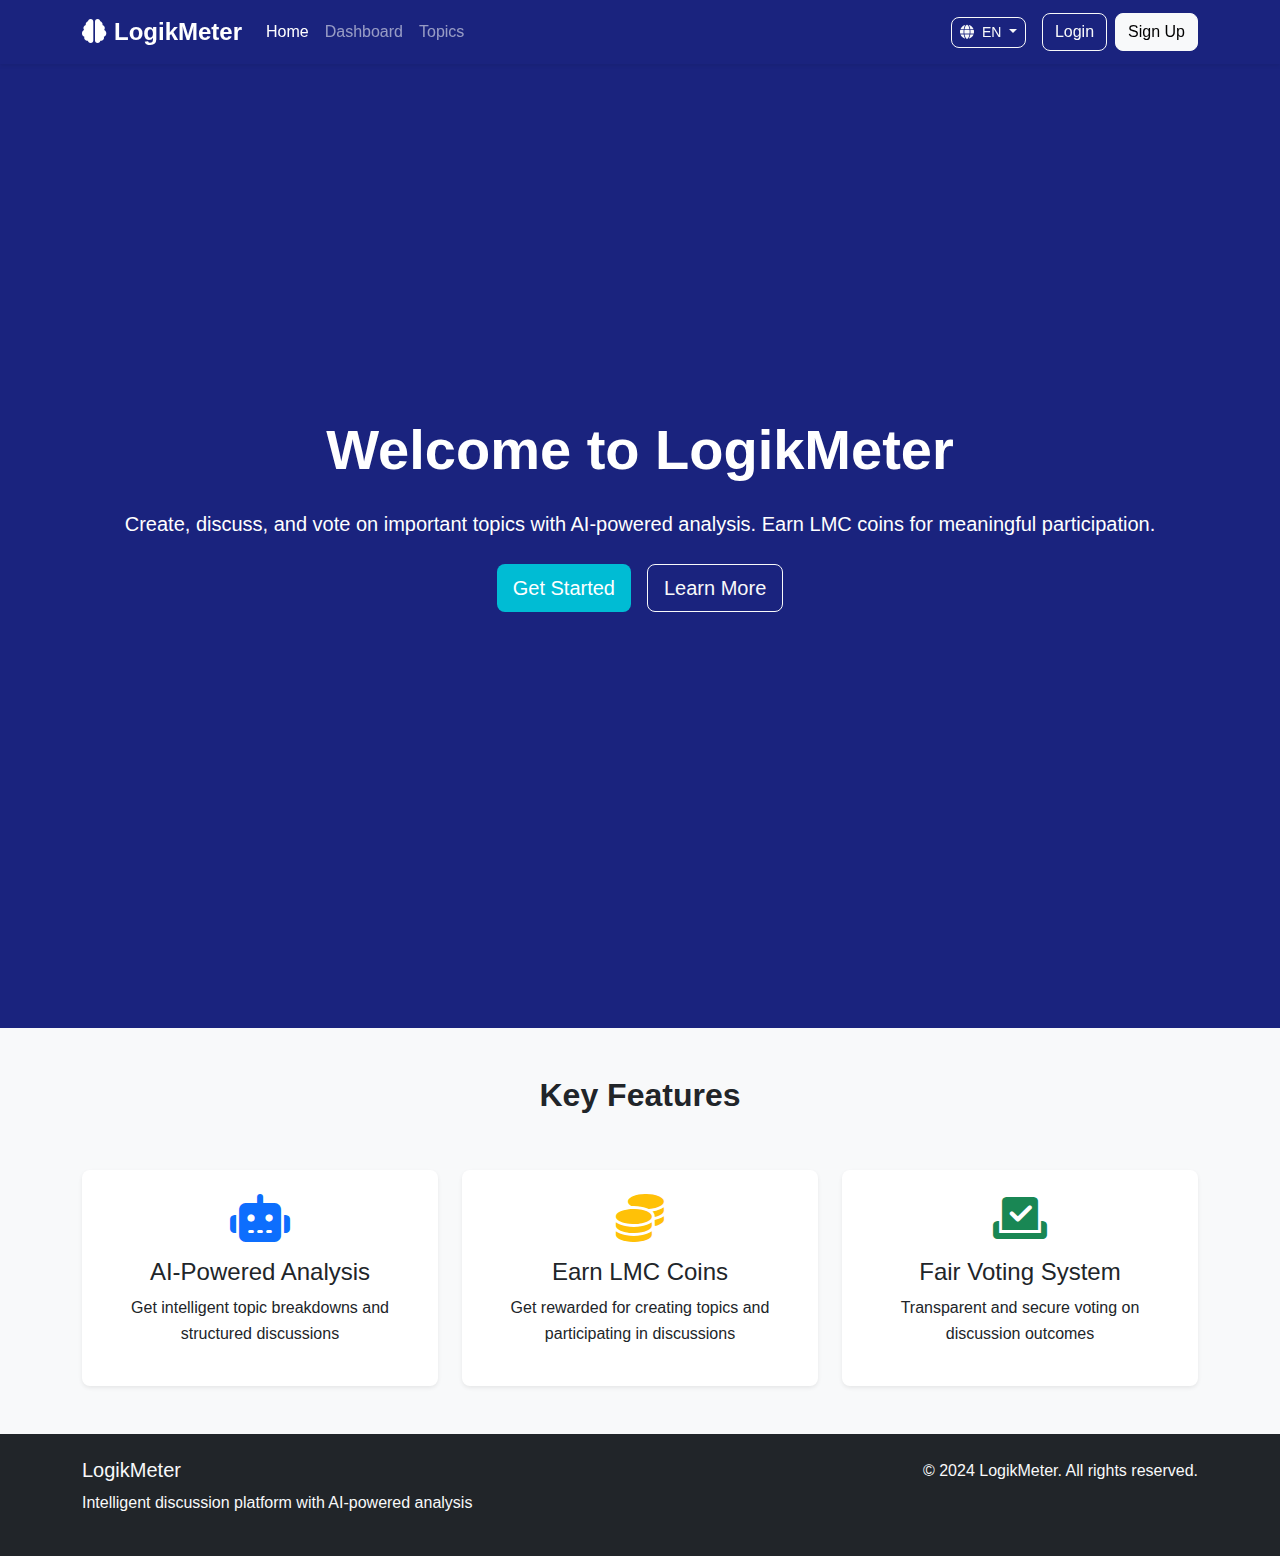
<file: logikmeter-main/index.html>
<!DOCTYPE html>
<html lang="en" dir="ltr">
<head>
    <meta charset="UTF-8">
    <meta name="viewport" content="width=device-width, initial-scale=1.0">
    <title>LogikMeter - Intelligent Discussion Platform</title>
    <link href="https://cdn.jsdelivr.net/npm/bootstrap@5.3.2/dist/css/bootstrap.min.css" rel="stylesheet">
    <link href="https://cdnjs.cloudflare.com/ajax/libs/font-awesome/6.4.0/css/all.min.css" rel="stylesheet">
    <link href="styles.css" rel="stylesheet">
</head>
<body>
    <!-- Navigation -->
    <nav class="navbar navbar-expand-lg navbar-dark bg-primary fixed-top">
        <div class="container">
            <a class="navbar-brand fw-bold" href="index.html">
                <i class="fas fa-brain me-2"></i>LogikMeter
            </a>
            
            <button class="navbar-toggler" type="button" data-bs-toggle="collapse" data-bs-target="#navbarNav">
                <span class="navbar-toggler-icon"></span>
            </button>
            
            <div class="collapse navbar-collapse" id="navbarNav">
                <ul class="navbar-nav me-auto">
                    <li class="nav-item">
                        <a class="nav-link active" href="index.html" data-en="Home" data-fa="خانه">Home</a>
                    </li>
                    <li class="nav-item">
                        <a class="nav-link" href="dashboard.html" data-en="Dashboard" data-fa="داشبورد">Dashboard</a>
                    </li>
                    <li class="nav-item">
                        <a class="nav-link" href="topics.html" data-en="Topics" data-fa="موضوعات">Topics</a>
                    </li>
                </ul>
                
                <div class="d-flex align-items-center">
                    <!-- Language Toggle -->
                    <div class="dropdown me-3">
                        <button class="btn btn-outline-light btn-sm dropdown-toggle" type="button" id="languageDropdown" data-bs-toggle="dropdown">
                            <i class="fas fa-globe me-1"></i>
                            <span id="currentLang">EN</span>
                        </button>
                        <ul class="dropdown-menu">
                            <li><a class="dropdown-item" href="#" onclick="changeLanguage('en')">English</a></li>
                            <li><a class="dropdown-item" href="#" onclick="changeLanguage('fa')">فارسی</a></li>
                        </ul>
                    </div>
                    
                    <!-- Auth Buttons -->
                    <button class="btn btn-outline-light me-2" data-bs-toggle="modal" data-bs-target="#loginModal">
                        <span data-en="Login" data-fa="ورود">Login</span>
                    </button>
                    <button class="btn btn-light" data-bs-toggle="modal" data-bs-target="#registerModal">
                        <span data-en="Sign Up" data-fa="ثبت نام">Sign Up</span>
                    </button>
                </div>
            </div>
        </div>
    </nav>

    <!-- Hero Section -->
    <section class="hero-section text-center">
        <div class="container">
            <div class="row align-items-center min-vh-100">
                <div class="col-12">
                    <h1 class="display-4 fw-bold mb-4" data-en="Welcome to LogikMeter" data-fa="به لاجیک‌متر خوش آمدید">
                        Welcome to LogikMeter
                    </h1>
                    <p class="lead mb-4" data-en="Create, discuss, and vote on important topics with AI-powered analysis. Earn LMC coins for meaningful participation." data-fa="موضوعات مهم را با تحلیل هوش مصنوعی ایجاد، بحث و رای دهی کنید. برای مشارکت معنادار سکه LMC کسب کنید.">
                        Create, discuss, and vote on important topics with AI-powered analysis. Earn LMC coins for meaningful participation.
                    </p>
                    <div class="d-flex gap-3 justify-content-center">
                        <button class="btn btn-primary btn-lg" data-bs-toggle="modal" data-bs-target="#registerModal">
                            <span data-en="Get Started" data-fa="شروع کنید">Get Started</span>
                        </button>
                        <a href="#features" class="btn btn-outline-light btn-lg">
                            <span data-en="Learn More" data-fa="بیشتر بدانید">Learn More</span>
                        </a>
                    </div>
                </div>
            </div>
        </div>
    </section>

    <!-- Features Section -->
    <section id="features" class="py-5 bg-light">
        <div class="container">
            <div class="row">
                <div class="col-12 text-center mb-5">
                    <h2 class="fw-bold" data-en="Key Features" data-fa="ویژگی‌های کلیدی">Key Features</h2>
                </div>
            </div>
            <div class="row g-4">
                <div class="col-md-4">
                    <div class="feature-card text-center p-4">
                        <i class="fas fa-robot fa-3x text-primary mb-3"></i>
                        <h4 data-en="AI-Powered Analysis" data-fa="تحلیل هوش مصنوعی">AI-Powered Analysis</h4>
                        <p data-en="Get intelligent topic breakdowns and structured discussions" data-fa="تجزیه و تحلیل هوشمند موضوعات و بحث‌های ساختاریافته دریافت کنید">
                            Get intelligent topic breakdowns and structured discussions
                        </p>
                    </div>
                </div>
                <div class="col-md-4">
                    <div class="feature-card text-center p-4">
                        <i class="fas fa-coins fa-3x text-warning mb-3"></i>
                        <h4 data-en="Earn LMC Coins" data-fa="کسب سکه LMC">Earn LMC Coins</h4>
                        <p data-en="Get rewarded for creating topics and participating in discussions" data-fa="برای ایجاد موضوعات و شرکت در بحث‌ها پاداش دریافت کنید">
                            Get rewarded for creating topics and participating in discussions
                        </p>
                    </div>
                </div>
                <div class="col-md-4">
                    <div class="feature-card text-center p-4">
                        <i class="fas fa-vote-yea fa-3x text-success mb-3"></i>
                        <h4 data-en="Fair Voting System" data-fa="سیستم رای‌گیری عادلانه">Fair Voting System</h4>
                        <p data-en="Transparent and secure voting on discussion outcomes" data-fa="رای‌گیری شفاف و امن بر روی نتایج بحث">
                            Transparent and secure voting on discussion outcomes
                        </p>
                    </div>
                </div>
            </div>
        </div>
    </section>

    <!-- Login Modal -->
    <div class="modal fade" id="loginModal" tabindex="-1">
        <div class="modal-dialog">
            <div class="modal-content">
                <div class="modal-header">
                    <h5 class="modal-title" data-en="Login to LogikMeter" data-fa="ورود به لاجیک‌متر">Login to LogikMeter</h5>
                    <button type="button" class="btn-close" data-bs-dismiss="modal"></button>
                </div>
                <div class="modal-body">
                    <form>
                        <div class="mb-3">
                            <label class="form-label" data-en="Email" data-fa="ایمیل">Email</label>
                            <input type="email" class="form-control" required>
                        </div>
                        <div class="mb-3">
                            <label class="form-label" data-en="Password" data-fa="رمز عبور">Password</label>
                            <input type="password" class="form-control" required>
                        </div>
                        <button type="submit" class="btn btn-primary w-100 mb-3">
                            <span data-en="Login" data-fa="ورود">Login</span>
                        </button>
                        <div class="text-center">
                            <span data-en="or" data-fa="یا">or</span>
                        </div>
                        <button type="button" class="btn btn-outline-danger w-100 mt-3">
                            <i class="fab fa-google me-2"></i>
                            <span data-en="Login with Google" data-fa="ورود با گوگل">Login with Google</span>
                        </button>
                    </form>
                </div>
            </div>
        </div>
    </div>

    <!-- Register Modal -->
    <div class="modal fade" id="registerModal" tabindex="-1">
        <div class="modal-dialog">
            <div class="modal-content">
                <div class="modal-header">
                    <h5 class="modal-title" data-en="Join LogikMeter" data-fa="عضویت در لاجیک‌متر">Join LogikMeter</h5>
                    <button type="button" class="btn-close" data-bs-dismiss="modal"></button>
                </div>
                <div class="modal-body">
                    <form>
                        <div class="mb-3">
                            <label class="form-label" data-en="Full Name" data-fa="نام کامل">Full Name</label>
                            <input type="text" class="form-control" required>
                        </div>
                        <div class="mb-3">
                            <label class="form-label" data-en="Email" data-fa="ایمیل">Email</label>
                            <input type="email" class="form-control" required>
                        </div>
                        <div class="mb-3">
                            <label class="form-label" data-en="Password" data-fa="رمز عبور">Password</label>
                            <input type="password" class="form-control" required>
                        </div>
                        <div class="mb-3">
                            <label class="form-label" data-en="Confirm Password" data-fa="تأیید رمز عبور">Confirm Password</label>
                            <input type="password" class="form-control" required>
                        </div>
                        <button type="submit" class="btn btn-primary w-100 mb-3">
                            <span data-en="Create Account" data-fa="ایجاد حساب">Create Account</span>
                        </button>
                        <div class="text-center">
                            <span data-en="or" data-fa="یا">or</span>
                        </div>
                        <button type="button" class="btn btn-outline-danger w-100 mt-3">
                            <i class="fab fa-google me-2"></i>
                            <span data-en="Sign up with Google" data-fa="ثبت نام با گوگل">Sign up with Google</span>
                        </button>
                    </form>
                </div>
            </div>
        </div>
    </div>

    <!-- Footer -->
    <footer class="bg-dark text-light py-4">
        <div class="container">
            <div class="row">
                <div class="col-md-6">
                    <h5>LogikMeter</h5>
                    <p data-en="Intelligent discussion platform with AI-powered analysis" data-fa="پلتفرم بحث هوشمند با تحلیل هوش مصنوعی">
                        Intelligent discussion platform with AI-powered analysis
                    </p>
                </div>
                <div class="col-md-6 text-md-end">
                    <p>&copy; 2024 LogikMeter. <span data-en="All rights reserved." data-fa="تمام حقوق محفوظ است.">All rights reserved.</span></p>
                </div>
            </div>
        </div>
    </footer>

    <script src="https://cdn.jsdelivr.net/npm/bootstrap@5.3.2/dist/js/bootstrap.bundle.min.js"></script>
    <script src="script.js"></script>
</body>
</html>
</file>
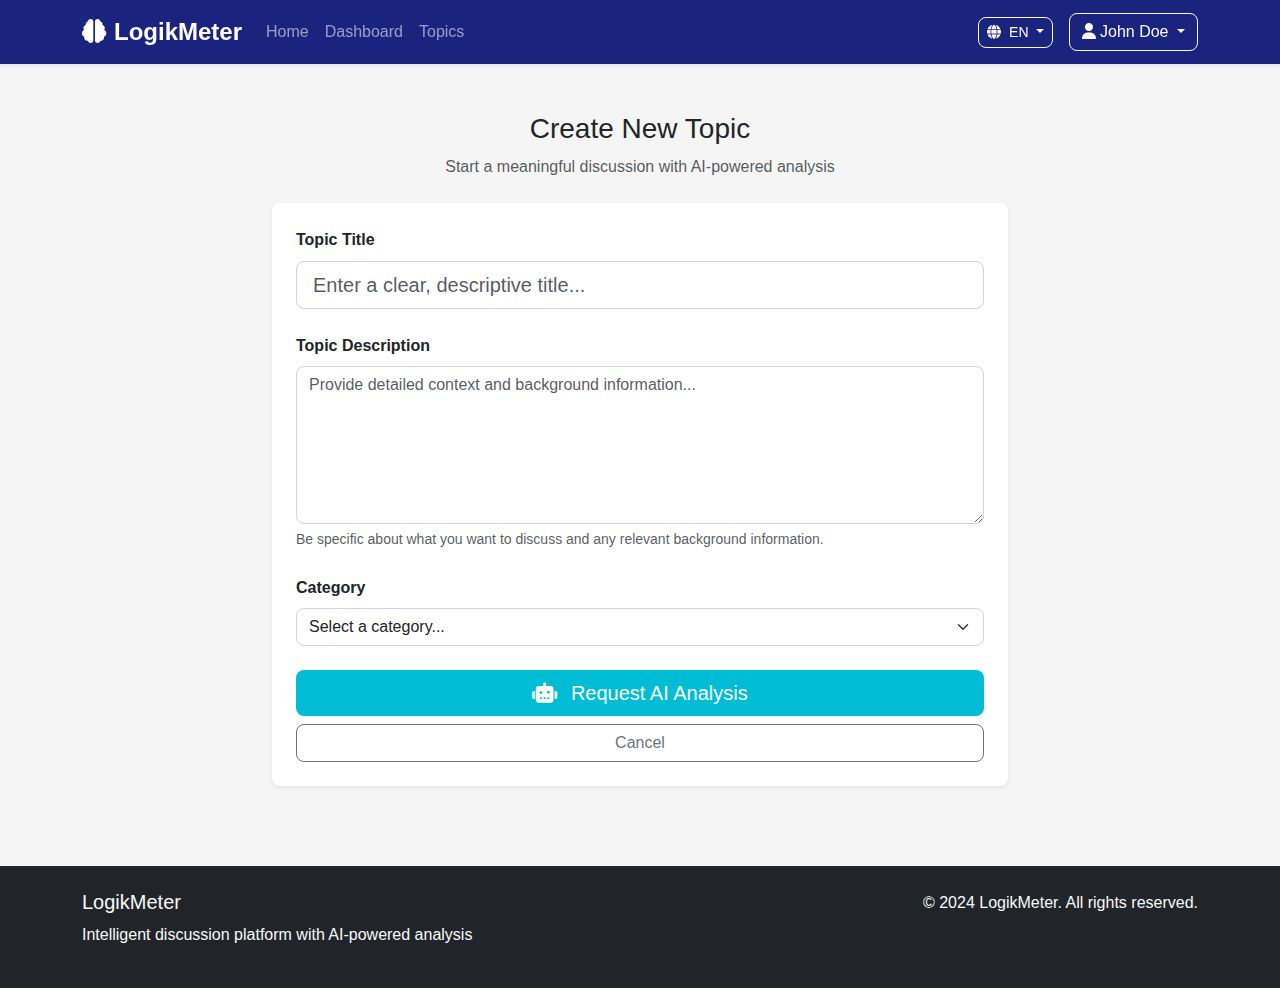
<file: logikmeter-main/create-topic.html>
<!DOCTYPE html>
<html lang="en" dir="ltr">
<head>
    <meta charset="UTF-8">
    <meta name="viewport" content="width=device-width, initial-scale=1.0">
    <title>Create Topic - LogikMeter</title>
    <link href="https://cdn.jsdelivr.net/npm/bootstrap@5.3.2/dist/css/bootstrap.min.css" rel="stylesheet">
    <link href="https://cdnjs.cloudflare.com/ajax/libs/font-awesome/6.4.0/css/all.min.css" rel="stylesheet">
    <link href="styles.css" rel="stylesheet">
</head>
<body>
    <!-- Navigation -->
    <nav class="navbar navbar-expand-lg navbar-dark bg-primary fixed-top">
        <div class="container">
            <a class="navbar-brand fw-bold" href="index.html">
                <i class="fas fa-brain me-2"></i>LogikMeter
            </a>
            
            <button class="navbar-toggler" type="button" data-bs-toggle="collapse" data-bs-target="#navbarNav">
                <span class="navbar-toggler-icon"></span>
            </button>
            
            <div class="collapse navbar-collapse" id="navbarNav">
                <ul class="navbar-nav me-auto">
                    <li class="nav-item">
                        <a class="nav-link" href="index.html" data-en="Home" data-fa="خانه">Home</a>
                    </li>
                    <li class="nav-item">
                        <a class="nav-link" href="dashboard.html" data-en="Dashboard" data-fa="داشبورد">Dashboard</a>
                    </li>
                    <li class="nav-item">
                        <a class="nav-link" href="topics.html" data-en="Topics" data-fa="موضوعات">Topics</a>
                    </li>
                </ul>
                
                <div class="d-flex align-items-center">
                    <!-- Language Toggle -->
                    <div class="dropdown me-3">
                        <button class="btn btn-outline-light btn-sm dropdown-toggle" type="button" id="languageDropdown" data-bs-toggle="dropdown">
                            <i class="fas fa-globe me-1"></i>
                            <span id="currentLang">EN</span>
                        </button>
                        <ul class="dropdown-menu">
                            <li><a class="dropdown-item" href="#" onclick="changeLanguage('en')">English</a></li>
                            <li><a class="dropdown-item" href="#" onclick="changeLanguage('fa')">فارسی</a></li>
                        </ul>
                    </div>
                    
                    <!-- User Menu -->
                    <div class="dropdown">
                        <button class="btn btn-outline-light dropdown-toggle" type="button" data-bs-toggle="dropdown">
                            <i class="fas fa-user me-1"></i>John Doe
                        </button>
                        <ul class="dropdown-menu">
                            <li><a class="dropdown-item" href="wallet.html"><i class="fas fa-wallet me-2"></i><span data-en="Wallet" data-fa="کیف پول">Wallet</span></a></li>
                            <li><a class="dropdown-item" href="#"><i class="fas fa-cog me-2"></i><span data-en="Settings" data-fa="تنظیمات">Settings</span></a></li>
                            <li><hr class="dropdown-divider"></li>
                            <li><a class="dropdown-item" href="index.html"><i class="fas fa-sign-out-alt me-2"></i><span data-en="Logout" data-fa="خروج">Logout</span></a></li>
                        </ul>
                    </div>
                </div>
            </div>
        </div>
    </nav>

    <!-- Main Content -->
    <main class="main-content">
        <div class="container">
            <div class="row justify-content-center">
                <div class="col-lg-8">
                    <!-- Header -->
                    <div class="mb-4 text-center">
                        <h1 class="h3" data-en="Create New Topic" data-fa="ایجاد موضوع جدید">Create New Topic</h1>
                        <p class="text-muted" data-en="Start a meaningful discussion with AI-powered analysis" data-fa="بحث معناداری با تحلیل هوش مصنوعی شروع کنید">
                            Start a meaningful discussion with AI-powered analysis
                        </p>
                    </div>

                    <!-- Topic Creation Form -->
                    <div class="card">
                        <div class="card-body p-4">
                            <form id="topicForm">
                                <div class="mb-4">
                                    <label class="form-label fw-bold" data-en="Topic Title" data-fa="عنوان موضوع">Topic Title</label>
                                    <input type="text" class="form-control form-control-lg" id="topicTitle" 
                                           placeholder="Enter a clear, descriptive title..." required>
                                </div>

                                <div class="mb-4">
                                    <label class="form-label fw-bold" data-en="Topic Description" data-fa="توضیحات موضوع">Topic Description</label>
                                    <textarea class="form-control" id="topicDescription" rows="6" 
                                              placeholder="Provide detailed context and background information..." required></textarea>
                                    <div class="form-text" data-en="Be specific about what you want to discuss and any relevant background information." 
                                         data-fa="در مورد آنچه می‌خواهید بحث کنید و اطلاعات پس‌زمینه مربوطه مشخص باشید.">
                                        Be specific about what you want to discuss and any relevant background information.
                                    </div>
                                </div>

                                <div class="mb-4">
                                    <label class="form-label fw-bold" data-en="Category" data-fa="دسته‌بندی">Category</label>
                                    <select class="form-select" id="topicCategory" required>
                                        <option value="" data-en="Select a category..." data-fa="دسته‌بندی را انتخاب کنید...">Select a category...</option>
                                        <option value="technology" data-en="Technology" data-fa="فناوری">Technology</option>
                                        <option value="environment" data-en="Environment" data-fa="محیط زیست">Environment</option>
                                        <option value="education" data-en="Education" data-fa="آموزش">Education</option>
                                        <option value="health" data-en="Health" data-fa="سلامت">Health</option>
                                        <option value="business" data-en="Business" data-fa="کسب و کار">Business</option>
                                        <option value="social" data-en="Social Issues" data-fa="مسائل اجتماعی">Social Issues</option>
                                        <option value="other" data-en="Other" data-fa="سایر">Other</option>
                                    </select>
                                </div>

                                <div class="d-grid gap-2">
                                    <button type="button" class="btn btn-primary btn-lg" id="requestAnalysis">
                                        <i class="fas fa-robot me-2"></i>
                                        <span data-en="Request AI Analysis" data-fa="درخواست تحلیل هوش مصنوعی">Request AI Analysis</span>
                                    </button>
                                    <button type="button" class="btn btn-outline-secondary" onclick="window.history.back()">
                                        <span data-en="Cancel" data-fa="لغو">Cancel</span>
                                    </button>
                                </div>
                            </form>
                        </div>
                    </div>

                    <!-- AI Analysis Results -->
                    <div class="card mt-4" id="analysisResults" style="display: none;">
                        <div class="card-header">
                            <h5 class="mb-0">
                                <i class="fas fa-robot text-primary me-2"></i>
                                <span data-en="AI Analysis Results" data-fa="نتایج تحلیل هوش مصنوعی">AI Analysis Results</span>
                            </h5>
                        </div>
                        <div class="card-body">
                            <!-- Summary -->
                            <div class="mb-4">
                                <h6 class="fw-bold" data-en="Summary" data-fa="خلاصه">Summary</h6>
                                <div class="border rounded p-3 bg-light" id="aiSummary" contenteditable="true">
                                    This topic explores the implementation of renewable energy solutions in urban environments, focusing on solar panels, wind turbines, and energy storage systems. The discussion aims to evaluate feasibility, costs, and environmental impact.
                                </div>
                            </div>

                            <!-- Key Points -->
                            <div class="mb-4">
                                <h6 class="fw-bold" data-en="Key Discussion Points" data-fa="نکات کلیدی بحث">Key Discussion Points</h6>
                                <div class="border rounded p-3 bg-light" id="aiKeyPoints" contenteditable="true">
                                    <ul>
                                        <li>Cost-effectiveness of different renewable energy technologies</li>
                                        <li>Infrastructure requirements and urban planning considerations</li>
                                        <li>Environmental benefits vs. implementation challenges</li>
                                        <li>Government policies and incentives</li>
                                        <li>Long-term sustainability and maintenance</li>
                                    </ul>
                                </div>
                            </div>

                            <!-- Voting Options -->
                            <div class="mb-4">
                                <h6 class="fw-bold" data-en="Suggested Voting Options" data-fa="گزینه‌های رای‌گیری پیشنهادی">Suggested Voting Options</h6>
                                <div class="border rounded p-3 bg-light" id="aiVotingOptions" contenteditable="true">
                                    <div class="form-check mb-2">
                                        <input class="form-check-input" type="radio" name="votingOption" disabled>
                                        <label class="form-check-label">Prioritize solar energy implementation</label>
                                    </div>
                                    <div class="form-check mb-2">
                                        <input class="form-check-input" type="radio" name="votingOption" disabled>
                                        <label class="form-check-label">Focus on wind energy solutions</label>
                                    </div>
                                    <div class="form-check mb-2">
                                        <input class="form-check-input" type="radio" name="votingOption" disabled>
                                        <label class="form-check-label">Implement mixed renewable energy approach</label>
                                    </div>
                                    <div class="form-check">
                                        <input class="form-check-input" type="radio" name="votingOption" disabled>
                                        <label class="form-check-label">Delay implementation pending further research</label>
                                    </div>
                                </div>
                            </div>

                            <!-- Action Buttons -->
                            <div class="d-flex gap-3">
                                <button type="button" class="btn btn-success btn-lg" id="publishTopic">
                                    <i class="fas fa-check me-2"></i>
                                    <span data-en="Publish Topic" data-fa="انتشار موضوع">Publish Topic</span>
                                </button>
                                <button type="button" class="btn btn-outline-primary btn-lg" id="regenerateAnalysis">
                                    <i class="fas fa-redo me-2"></i>
                                    <span data-en="Regenerate Analysis" data-fa="تولید مجدد تحلیل">Regenerate Analysis</span>
                                </button>
                            </div>
                        </div>
                    </div>
                </div>
            </div>
        </div>
    </main>

    <!-- Success Modal -->
    <div class="modal fade" id="successModal" tabindex="-1">
        <div class="modal-dialog">
            <div class="modal-content">
                <div class="modal-header">
                    <h5 class="modal-title">
                        <i class="fas fa-check-circle text-success me-2"></i>
                        <span data-en="Topic Published!" data-fa="موضوع منتشر شد!">Topic Published!</span>
                    </h5>
                    <button type="button" class="btn-close" data-bs-dismiss="modal"></button>
                </div>
                <div class="modal-body">
                    <p data-en="Your topic has been successfully published and is now available for discussions. You've earned 50 LMC coins!" 
                       data-fa="موضوع شما با موفقیت منتشر شد و اکنون برای بحث در دسترس است. شما 50 سکه LMC کسب کرده‌اید!">
                        Your topic has been successfully published and is now available for discussions. You've earned 50 LMC coins!
                    </p>
                </div>
                <div class="modal-footer">
                    <a href="topic.html" class="btn btn-primary">
                        <span data-en="View Topic" data-fa="مشاهده موضوع">View Topic</span>
                    </a>
                    <a href="dashboard.html" class="btn btn-outline-secondary">
                        <span data-en="Back to Dashboard" data-fa="بازگشت به داشبورد">Back to Dashboard</span>
                    </a>
                </div>
            </div>
        </div>
    </div>

    <!-- Footer -->
    <footer class="bg-dark text-light py-4 mt-5">
        <div class="container">
            <div class="row">
                <div class="col-md-6">
                    <h5>LogikMeter</h5>
                    <p data-en="Intelligent discussion platform with AI-powered analysis" data-fa="پلتفرم بحث هوشمند با تحلیل هوش مصنوعی">
                        Intelligent discussion platform with AI-powered analysis
                    </p>
                </div>
                <div class="col-md-6 text-md-end">
                    <p>&copy; 2024 LogikMeter. <span data-en="All rights reserved." data-fa="تمام حقوق محفوظ است.">All rights reserved.</span></p>
                </div>
            </div>
        </div>
    </footer>

    <script src="https://cdn.jsdelivr.net/npm/bootstrap@5.3.2/dist/js/bootstrap.bundle.min.js"></script>
    <script src="script.js"></script>
    <script>
        // Topic creation specific functionality
        document.getElementById('requestAnalysis').addEventListener('click', function() {
            const title = document.getElementById('topicTitle').value;
            const description = document.getElementById('topicDescription').value;
            const category = document.getElementById('topicCategory').value;
            
            if (!title || !description || !category) {
                alert('Please fill in all required fields before requesting AI analysis.');
                return;
            }
            
            // Show loading state
            this.innerHTML = '<i class="fas fa-spinner fa-spin me-2"></i>Analyzing...';
            this.disabled = true;
            
            // Simulate AI analysis delay
            setTimeout(() => {
                document.getElementById('analysisResults').style.display = 'block';
                document.getElementById('analysisResults').scrollIntoView({ behavior: 'smooth' });
                this.innerHTML = '<i class="fas fa-robot me-2"></i>Request AI Analysis';
                this.disabled = false;
            }, 2000);
        });
        
        document.getElementById('publishTopic').addEventListener('click', function() {
            // Show success modal
            const modal = new bootstrap.Modal(document.getElementById('successModal'));
            modal.show();
        });
        
        document.getElementById('regenerateAnalysis').addEventListener('click', function() {
            this.innerHTML = '<i class="fas fa-spinner fa-spin me-2"></i>Regenerating...';
            this.disabled = true;
            
            setTimeout(() => {
                this.innerHTML = '<i class="fas fa-redo me-2"></i>Regenerate Analysis';
                this.disabled = false;
                alert('Analysis regenerated with new insights!');
            }, 1500);
        });
    </script>
</body>
</html>
</file>
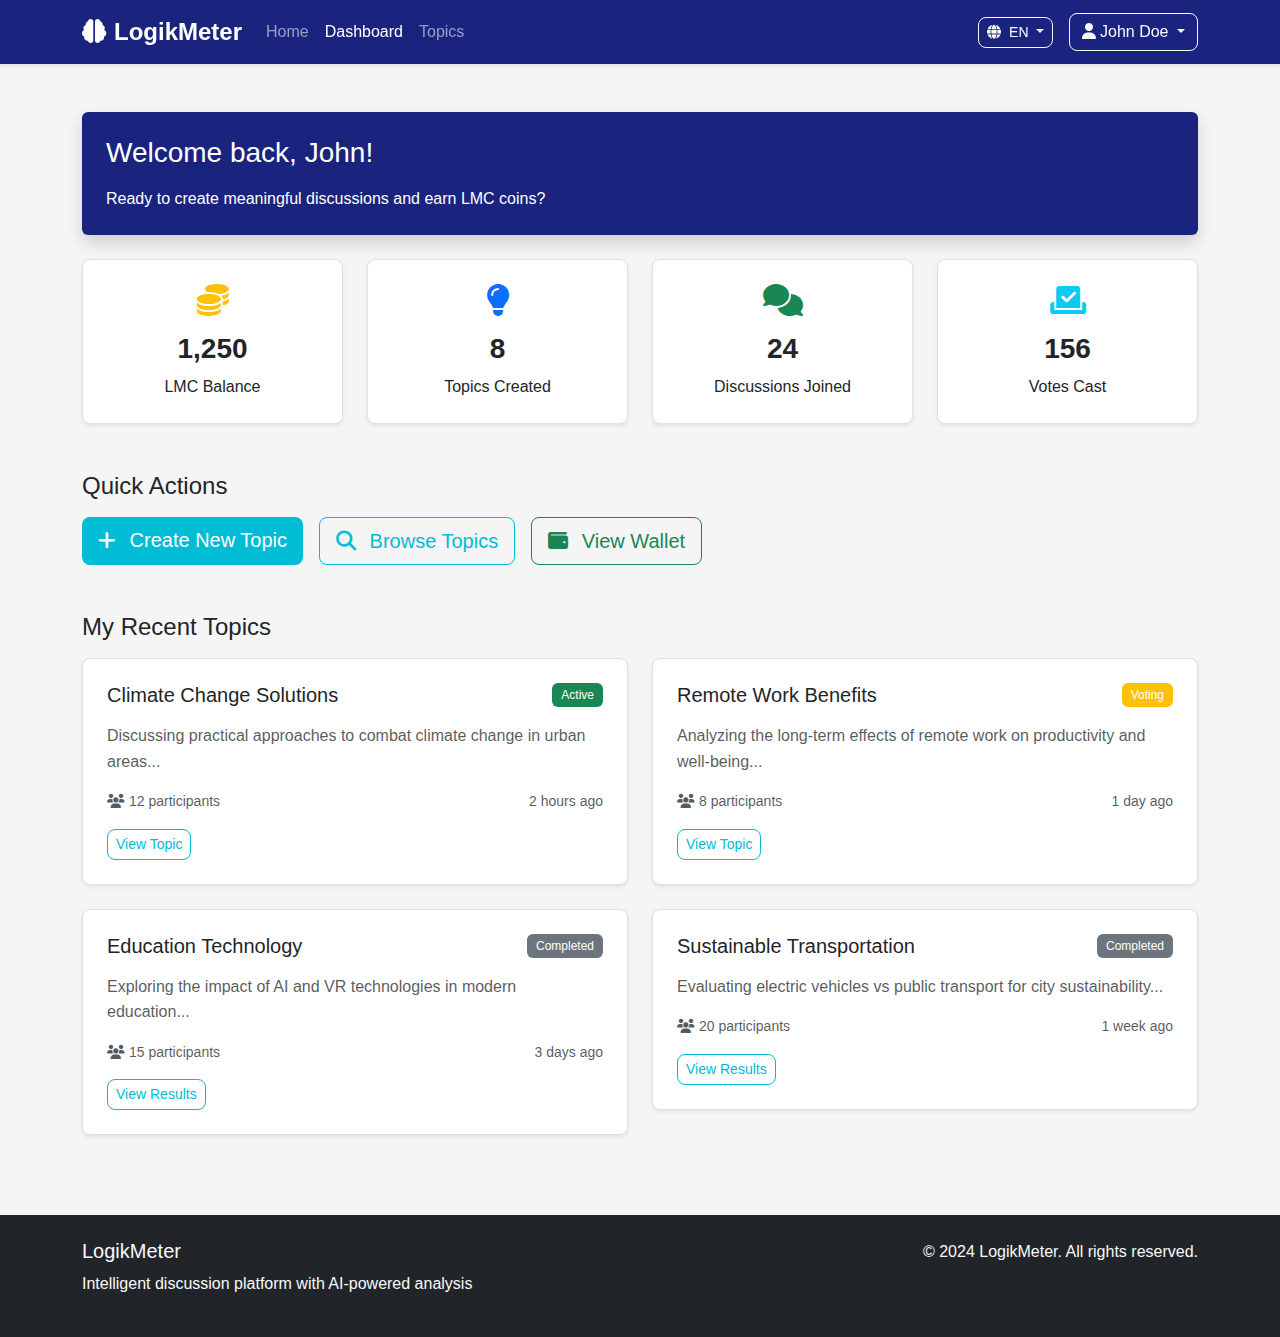
<file: logikmeter-main/dashboard.html>
<!DOCTYPE html>
<html lang="en" dir="ltr">
<head>
    <meta charset="UTF-8">
    <meta name="viewport" content="width=device-width, initial-scale=1.0">
    <title>Dashboard - LogikMeter</title>
    <link href="https://cdn.jsdelivr.net/npm/bootstrap@5.3.2/dist/css/bootstrap.min.css" rel="stylesheet">
    <link href="https://cdnjs.cloudflare.com/ajax/libs/font-awesome/6.4.0/css/all.min.css" rel="stylesheet">
    <link href="styles.css" rel="stylesheet">
</head>
<body>
    <!-- Navigation -->
    <nav class="navbar navbar-expand-lg navbar-dark bg-primary fixed-top">
        <div class="container">
            <a class="navbar-brand fw-bold" href="index.html">
                <i class="fas fa-brain me-2"></i>LogikMeter
            </a>
            
            <button class="navbar-toggler" type="button" data-bs-toggle="collapse" data-bs-target="#navbarNav">
                <span class="navbar-toggler-icon"></span>
            </button>
            
            <div class="collapse navbar-collapse" id="navbarNav">
                <ul class="navbar-nav me-auto">
                    <li class="nav-item">
                        <a class="nav-link" href="index.html" data-en="Home" data-fa="خانه">Home</a>
                    </li>
                    <li class="nav-item">
                        <a class="nav-link active" href="dashboard.html" data-en="Dashboard" data-fa="داشبورد">Dashboard</a>
                    </li>
                    <li class="nav-item">
                        <a class="nav-link" href="topics.html" data-en="Topics" data-fa="موضوعات">Topics</a>
                    </li>
                </ul>
                
                <div class="d-flex align-items-center">
                    <!-- Language Toggle -->
                    <div class="dropdown me-3">
                        <button class="btn btn-outline-light btn-sm dropdown-toggle" type="button" id="languageDropdown" data-bs-toggle="dropdown">
                            <i class="fas fa-globe me-1"></i>
                            <span id="currentLang">EN</span>
                        </button>
                        <ul class="dropdown-menu">
                            <li><a class="dropdown-item" href="#" onclick="changeLanguage('en')">English</a></li>
                            <li><a class="dropdown-item" href="#" onclick="changeLanguage('fa')">فارسی</a></li>
                        </ul>
                    </div>
                    
                    <!-- User Menu -->
                    <div class="dropdown">
                        <button class="btn btn-outline-light dropdown-toggle" type="button" data-bs-toggle="dropdown">
                            <i class="fas fa-user me-1"></i>John Doe
                        </button>
                        <ul class="dropdown-menu">
                            <li><a class="dropdown-item" href="wallet.html"><i class="fas fa-wallet me-2"></i><span data-en="Wallet" data-fa="کیف پول">Wallet</span></a></li>
                            <li><a class="dropdown-item" href="#"><i class="fas fa-cog me-2"></i><span data-en="Settings" data-fa="تنظیمات">Settings</span></a></li>
                            <li><hr class="dropdown-divider"></li>
                            <li><a class="dropdown-item" href="index.html"><i class="fas fa-sign-out-alt me-2"></i><span data-en="Logout" data-fa="خروج">Logout</span></a></li>
                        </ul>
                    </div>
                </div>
            </div>
        </div>
    </nav>

    <!-- Main Content -->
    <main class="main-content">
        <div class="container">
            <!-- Welcome Section -->
            <div class="row mb-4">
                <div class="col-12">
                    <div class="welcome-card p-4 rounded">
                        <h1 class="h3 mb-3" data-en="Welcome back, John!" data-fa="خوش آمدید، جان!">Welcome back, John!</h1>
                        <p class="mb-0" data-en="Ready to create meaningful discussions and earn LMC coins?" data-fa="آماده ایجاد بحث‌های معنادار و کسب سکه LMC هستید؟">
                            Ready to create meaningful discussions and earn LMC coins?
                        </p>
                    </div>
                </div>
            </div>

            <!-- Stats Cards -->
            <div class="row g-4 mb-5">
                <div class="col-md-3">
                    <div class="stat-card text-center p-4">
                        <i class="fas fa-coins fa-2x text-warning mb-3"></i>
                        <h3 class="fw-bold">1,250</h3>
                        <p class="mb-0" data-en="LMC Balance" data-fa="موجودی LMC">LMC Balance</p>
                    </div>
                </div>
                <div class="col-md-3">
                    <div class="stat-card text-center p-4">
                        <i class="fas fa-lightbulb fa-2x text-primary mb-3"></i>
                        <h3 class="fw-bold">8</h3>
                        <p class="mb-0" data-en="Topics Created" data-fa="موضوعات ایجاد شده">Topics Created</p>
                    </div>
                </div>
                <div class="col-md-3">
                    <div class="stat-card text-center p-4">
                        <i class="fas fa-comments fa-2x text-success mb-3"></i>
                        <h3 class="fw-bold">24</h3>
                        <p class="mb-0" data-en="Discussions Joined" data-fa="بحث‌های شرکت کرده">Discussions Joined</p>
                    </div>
                </div>
                <div class="col-md-3">
                    <div class="stat-card text-center p-4">
                        <i class="fas fa-vote-yea fa-2x text-info mb-3"></i>
                        <h3 class="fw-bold">156</h3>
                        <p class="mb-0" data-en="Votes Cast" data-fa="آرای داده شده">Votes Cast</p>
                    </div>
                </div>
            </div>

            <!-- Quick Actions -->
            <div class="row mb-5">
                <div class="col-12">
                    <h2 class="h4 mb-3" data-en="Quick Actions" data-fa="اقدامات سریع">Quick Actions</h2>
                    <div class="d-flex gap-3 flex-wrap">
                        <a href="create-topic.html" class="btn btn-primary btn-lg">
                            <i class="fas fa-plus me-2"></i>
                            <span data-en="Create New Topic" data-fa="ایجاد موضوع جدید">Create New Topic</span>
                        </a>
                        <a href="topics.html" class="btn btn-outline-primary btn-lg">
                            <i class="fas fa-search me-2"></i>
                            <span data-en="Browse Topics" data-fa="مرور موضوعات">Browse Topics</span>
                        </a>
                        <a href="wallet.html" class="btn btn-outline-success btn-lg">
                            <i class="fas fa-wallet me-2"></i>
                            <span data-en="View Wallet" data-fa="مشاهده کیف پول">View Wallet</span>
                        </a>
                    </div>
                </div>
            </div>

            <!-- My Topics -->
            <div class="row">
                <div class="col-12">
                    <h2 class="h4 mb-3" data-en="My Recent Topics" data-fa="موضوعات اخیر من">My Recent Topics</h2>
                    <div class="row g-4">
                        <div class="col-md-6">
                            <div class="topic-card p-4">
                                <div class="d-flex justify-content-between align-items-start mb-3">
                                    <h5 class="mb-0">Climate Change Solutions</h5>
                                    <span class="badge bg-success">Active</span>
                                </div>
                                <p class="text-muted mb-3">Discussing practical approaches to combat climate change in urban areas...</p>
                                <div class="d-flex justify-content-between align-items-center">
                                    <small class="text-muted">
                                        <i class="fas fa-users me-1"></i>12 participants
                                    </small>
                                    <small class="text-muted">2 hours ago</small>
                                </div>
                                <div class="mt-3">
                                    <a href="topic.html" class="btn btn-sm btn-outline-primary">
                                        <span data-en="View Topic" data-fa="مشاهده موضوع">View Topic</span>
                                    </a>
                                </div>
                            </div>
                        </div>
                        <div class="col-md-6">
                            <div class="topic-card p-4">
                                <div class="d-flex justify-content-between align-items-start mb-3">
                                    <h5 class="mb-0">Remote Work Benefits</h5>
                                    <span class="badge bg-warning">Voting</span>
                                </div>
                                <p class="text-muted mb-3">Analyzing the long-term effects of remote work on productivity and well-being...</p>
                                <div class="d-flex justify-content-between align-items-center">
                                    <small class="text-muted">
                                        <i class="fas fa-users me-1"></i>8 participants
                                    </small>
                                    <small class="text-muted">1 day ago</small>
                                </div>
                                <div class="mt-3">
                                    <a href="topic.html" class="btn btn-sm btn-outline-primary">
                                        <span data-en="View Topic" data-fa="مشاهده موضوع">View Topic</span>
                                    </a>
                                </div>
                            </div>
                        </div>
                        <div class="col-md-6">
                            <div class="topic-card p-4">
                                <div class="d-flex justify-content-between align-items-start mb-3">
                                    <h5 class="mb-0">Education Technology</h5>
                                    <span class="badge bg-secondary">Completed</span>
                                </div>
                                <p class="text-muted mb-3">Exploring the impact of AI and VR technologies in modern education...</p>
                                <div class="d-flex justify-content-between align-items-center">
                                    <small class="text-muted">
                                        <i class="fas fa-users me-1"></i>15 participants
                                    </small>
                                    <small class="text-muted">3 days ago</small>
                                </div>
                                <div class="mt-3">
                                    <a href="topic.html" class="btn btn-sm btn-outline-primary">
                                        <span data-en="View Results" data-fa="مشاهده نتایج">View Results</span>
                                    </a>
                                </div>
                            </div>
                        </div>
                        <div class="col-md-6">
                            <div class="topic-card p-4">
                                <div class="d-flex justify-content-between align-items-start mb-3">
                                    <h5 class="mb-0">Sustainable Transportation</h5>
                                    <span class="badge bg-secondary">Completed</span>
                                </div>
                                <p class="text-muted mb-3">Evaluating electric vehicles vs public transport for city sustainability...</p>
                                <div class="d-flex justify-content-between align-items-center">
                                    <small class="text-muted">
                                        <i class="fas fa-users me-1"></i>20 participants
                                    </small>
                                    <small class="text-muted">1 week ago</small>
                                </div>
                                <div class="mt-3">
                                    <a href="topic.html" class="btn btn-sm btn-outline-primary">
                                        <span data-en="View Results" data-fa="مشاهده نتایج">View Results</span>
                                    </a>
                                </div>
                            </div>
                        </div>
                    </div>
                </div>
            </div>
        </div>
    </main>

    <!-- Footer -->
    <footer class="bg-dark text-light py-4 mt-5">
        <div class="container">
            <div class="row">
                <div class="col-md-6">
                    <h5>LogikMeter</h5>
                    <p data-en="Intelligent discussion platform with AI-powered analysis" data-fa="پلتفرم بحث هوشمند با تحلیل هوش مصنوعی">
                        Intelligent discussion platform with AI-powered analysis
                    </p>
                </div>
                <div class="col-md-6 text-md-end">
                    <p>&copy; 2024 LogikMeter. <span data-en="All rights reserved." data-fa="تمام حقوق محفوظ است.">All rights reserved.</span></p>
                </div>
            </div>
        </div>
    </footer>

    <script src="https://cdn.jsdelivr.net/npm/bootstrap@5.3.2/dist/js/bootstrap.bundle.min.js"></script>
    <script src="script.js"></script>
</body>
</html>
</file>
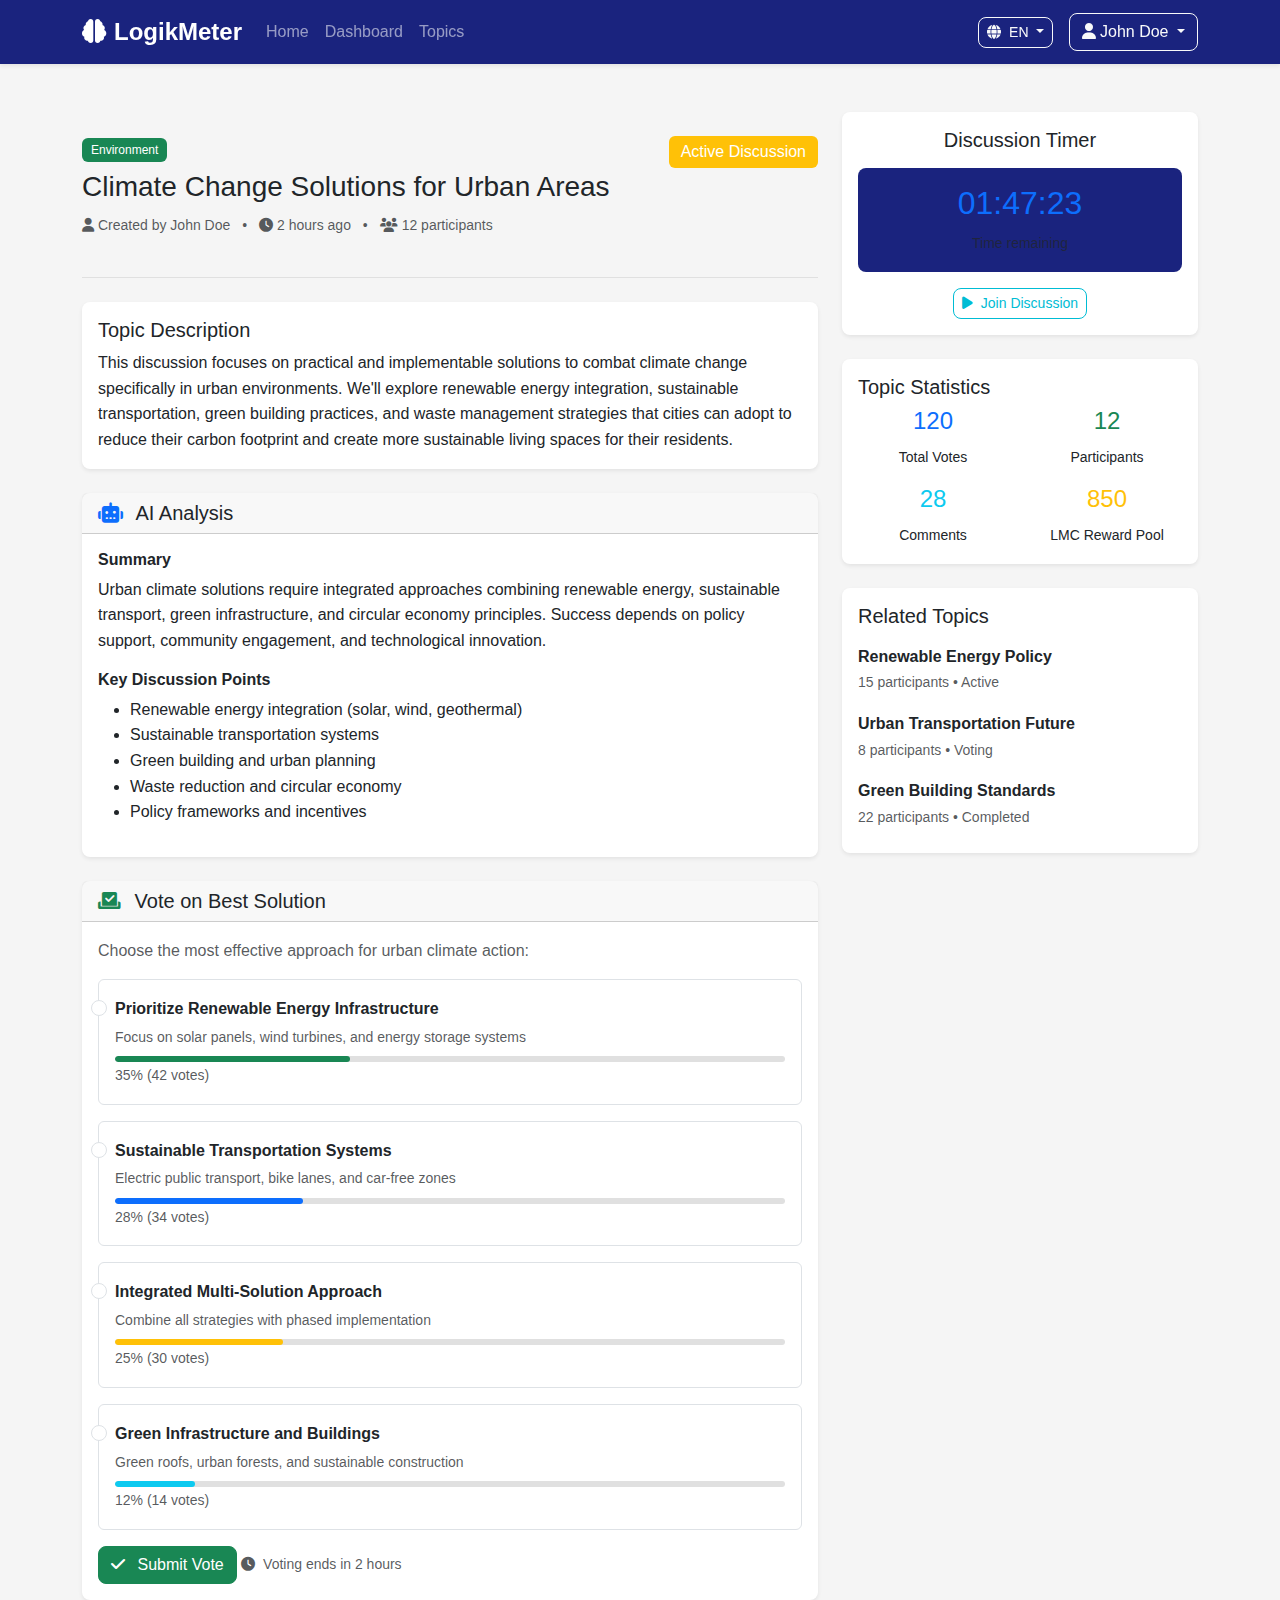
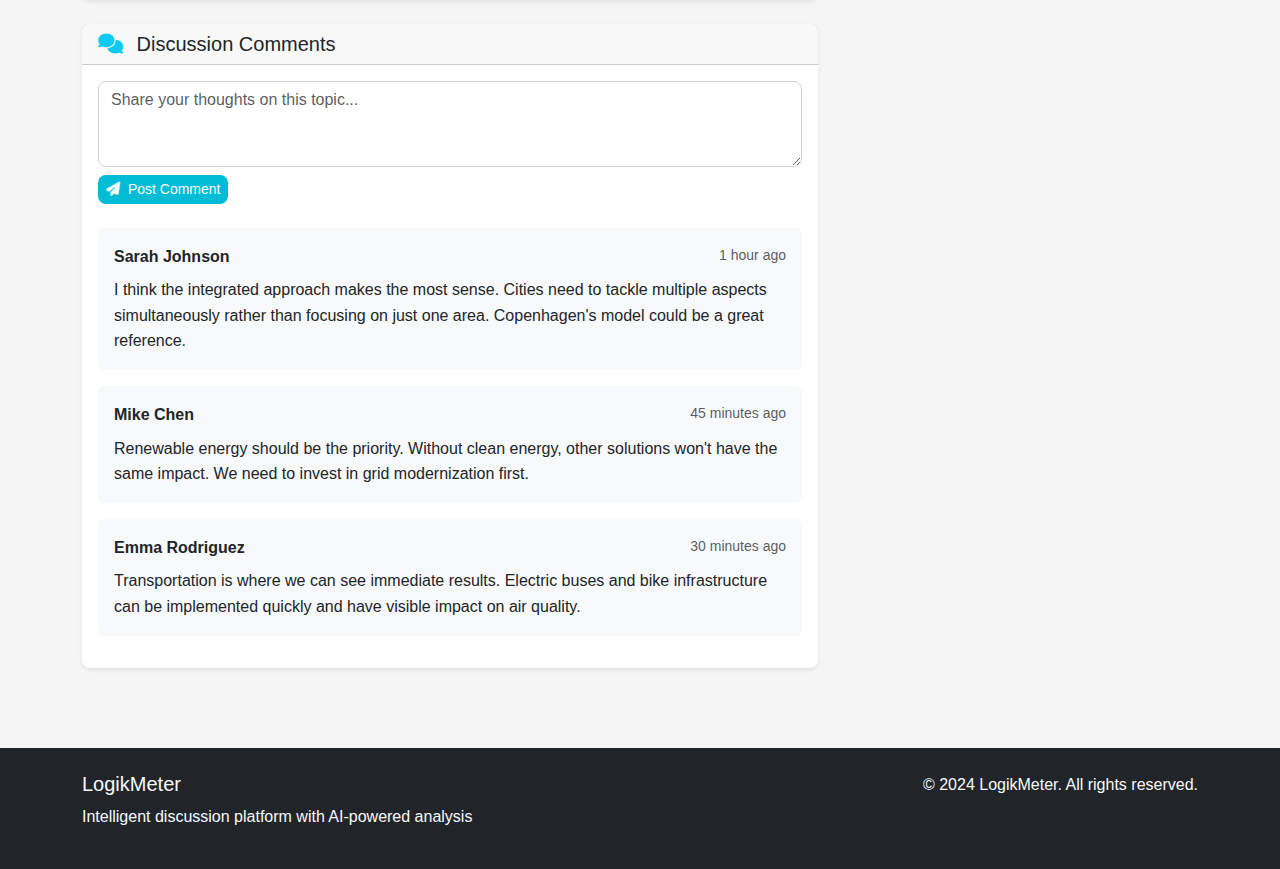
<file: logikmeter-main/topic.html>
<!DOCTYPE html>
<html lang="en" dir="ltr">
<head>
    <meta charset="UTF-8">
    <meta name="viewport" content="width=device-width, initial-scale=1.0">
    <title>Climate Change Solutions - LogikMeter</title>
    <link href="https://cdn.jsdelivr.net/npm/bootstrap@5.3.2/dist/css/bootstrap.min.css" rel="stylesheet">
    <link href="https://cdnjs.cloudflare.com/ajax/libs/font-awesome/6.4.0/css/all.min.css" rel="stylesheet">
    <link href="styles.css" rel="stylesheet">
</head>
<body>
    <!-- Navigation -->
    <nav class="navbar navbar-expand-lg navbar-dark bg-primary fixed-top">
        <div class="container">
            <a class="navbar-brand fw-bold" href="index.html">
                <i class="fas fa-brain me-2"></i>LogikMeter
            </a>
            
            <button class="navbar-toggler" type="button" data-bs-toggle="collapse" data-bs-target="#navbarNav">
                <span class="navbar-toggler-icon"></span>
            </button>
            
            <div class="collapse navbar-collapse" id="navbarNav">
                <ul class="navbar-nav me-auto">
                    <li class="nav-item">
                        <a class="nav-link" href="index.html" data-en="Home" data-fa="خانه">Home</a>
                    </li>
                    <li class="nav-item">
                        <a class="nav-link" href="dashboard.html" data-en="Dashboard" data-fa="داشبورد">Dashboard</a>
                    </li>
                    <li class="nav-item">
                        <a class="nav-link active" href="topics.html" data-en="Topics" data-fa="موضوعات">Topics</a>
                    </li>
                </ul>
                
                <div class="d-flex align-items-center">
                    <!-- Language Toggle -->
                    <div class="dropdown me-3">
                        <button class="btn btn-outline-light btn-sm dropdown-toggle" type="button" id="languageDropdown" data-bs-toggle="dropdown">
                            <i class="fas fa-globe me-1"></i>
                            <span id="currentLang">EN</span>
                        </button>
                        <ul class="dropdown-menu">
                            <li><a class="dropdown-item" href="#" onclick="changeLanguage('en')">English</a></li>
                            <li><a class="dropdown-item" href="#" onclick="changeLanguage('fa')">فارسی</a></li>
                        </ul>
                    </div>
                    
                    <!-- User Menu -->
                    <div class="dropdown">
                        <button class="btn btn-outline-light dropdown-toggle" type="button" data-bs-toggle="dropdown">
                            <i class="fas fa-user me-1"></i>John Doe
                        </button>
                        <ul class="dropdown-menu">
                            <li><a class="dropdown-item" href="wallet.html"><i class="fas fa-wallet me-2"></i><span data-en="Wallet" data-fa="کیف پول">Wallet</span></a></li>
                            <li><a class="dropdown-item" href="#"><i class="fas fa-cog me-2"></i><span data-en="Settings" data-fa="تنظیمات">Settings</span></a></li>
                            <li><hr class="dropdown-divider"></li>
                            <li><a class="dropdown-item" href="index.html"><i class="fas fa-sign-out-alt me-2"></i><span data-en="Logout" data-fa="خروج">Logout</span></a></li>
                        </ul>
                    </div>
                </div>
            </div>
        </div>
    </nav>

    <!-- Main Content -->
    <main class="main-content">
        <div class="container">
            <div class="row">
                <!-- Topic Content -->
                <div class="col-lg-8">
                    <!-- Topic Header -->
                    <div class="topic-header mb-4">
                        <div class="d-flex justify-content-between align-items-start mb-3">
                            <div>
                                <span class="badge bg-success mb-2">Environment</span>
                                <h1 class="h3 mb-2">Climate Change Solutions for Urban Areas</h1>
                                <div class="text-muted">
                                    <small>
                                        <i class="fas fa-user me-1"></i>Created by John Doe
                                        <span class="mx-2">•</span>
                                        <i class="fas fa-clock me-1"></i>2 hours ago
                                        <span class="mx-2">•</span>
                                        <i class="fas fa-users me-1"></i>12 participants
                                    </small>
                                </div>
                            </div>
                            <div class="text-end">
                                <span class="badge bg-warning fs-6">Active Discussion</span>
                            </div>
                        </div>
                    </div>

                    <!-- Topic Description -->
                    <div class="card mb-4">
                        <div class="card-body">
                            <h5 class="card-title" data-en="Topic Description" data-fa="توضیحات موضوع">Topic Description</h5>
                            <p class="card-text">
                                This discussion focuses on practical and implementable solutions to combat climate change specifically in urban environments. We'll explore renewable energy integration, sustainable transportation, green building practices, and waste management strategies that cities can adopt to reduce their carbon footprint and create more sustainable living spaces for their residents.
                            </p>
                        </div>
                    </div>

                    <!-- AI Analysis -->
                    <div class="card mb-4">
                        <div class="card-header">
                            <h5 class="mb-0">
                                <i class="fas fa-robot text-primary me-2"></i>
                                <span data-en="AI Analysis" data-fa="تحلیل هوش مصنوعی">AI Analysis</span>
                            </h5>
                        </div>
                        <div class="card-body">
                            <div class="mb-3">
                                <h6 class="fw-bold" data-en="Summary" data-fa="خلاصه">Summary</h6>
                                <p>Urban climate solutions require integrated approaches combining renewable energy, sustainable transport, green infrastructure, and circular economy principles. Success depends on policy support, community engagement, and technological innovation.</p>
                            </div>
                            
                            <div class="mb-3">
                                <h6 class="fw-bold" data-en="Key Discussion Points" data-fa="نکات کلیدی بحث">Key Discussion Points</h6>
                                <ul>
                                    <li>Renewable energy integration (solar, wind, geothermal)</li>
                                    <li>Sustainable transportation systems</li>
                                    <li>Green building and urban planning</li>
                                    <li>Waste reduction and circular economy</li>
                                    <li>Policy frameworks and incentives</li>
                                </ul>
                            </div>
                        </div>
                    </div>

                    <!-- Voting Section -->
                    <div class="card mb-4">
                        <div class="card-header">
                            <h5 class="mb-0">
                                <i class="fas fa-vote-yea text-success me-2"></i>
                                <span data-en="Vote on Best Solution" data-fa="رای به بهترین راه‌حل">Vote on Best Solution</span>
                            </h5>
                        </div>
                        <div class="card-body">
                            <p class="text-muted mb-3" data-en="Choose the most effective approach for urban climate action:" data-fa="مؤثرترین رویکرد برای اقدام اقلیمی شهری را انتخاب کنید:">
                                Choose the most effective approach for urban climate action:
                            </p>
                            
                            <div class="voting-options">
                                <div class="form-check mb-3 p-3 border rounded">
                                    <input class="form-check-input" type="radio" name="vote" id="vote1" value="renewable">
                                    <label class="form-check-label w-100" for="vote1">
                                        <strong>Prioritize Renewable Energy Infrastructure</strong>
                                        <div class="text-muted small mt-1">Focus on solar panels, wind turbines, and energy storage systems</div>
                                        <div class="progress mt-2" style="height: 6px;">
                                            <div class="progress-bar bg-success" style="width: 35%"></div>
                                        </div>
                                        <small class="text-muted">35% (42 votes)</small>
                                    </label>
                                </div>
                                
                                <div class="form-check mb-3 p-3 border rounded">
                                    <input class="form-check-input" type="radio" name="vote" id="vote2" value="transport">
                                    <label class="form-check-label w-100" for="vote2">
                                        <strong>Sustainable Transportation Systems</strong>
                                        <div class="text-muted small mt-1">Electric public transport, bike lanes, and car-free zones</div>
                                        <div class="progress mt-2" style="height: 6px;">
                                            <div class="progress-bar bg-primary" style="width: 28%"></div>
                                        </div>
                                        <small class="text-muted">28% (34 votes)</small>
                                    </label>
                                </div>
                                
                                <div class="form-check mb-3 p-3 border rounded">
                                    <input class="form-check-input" type="radio" name="vote" id="vote3" value="integrated">
                                    <label class="form-check-label w-100" for="vote3">
                                        <strong>Integrated Multi-Solution Approach</strong>
                                        <div class="text-muted small mt-1">Combine all strategies with phased implementation</div>
                                        <div class="progress mt-2" style="height: 6px;">
                                            <div class="progress-bar bg-warning" style="width: 25%"></div>
                                        </div>
                                        <small class="text-muted">25% (30 votes)</small>
                                    </label>
                                </div>
                                
                                <div class="form-check mb-3 p-3 border rounded">
                                    <input class="form-check-input" type="radio" name="vote" id="vote4" value="green">
                                    <label class="form-check-label w-100" for="vote4">
                                        <strong>Green Infrastructure and Buildings</strong>
                                        <div class="text-muted small mt-1">Green roofs, urban forests, and sustainable construction</div>
                                        <div class="progress mt-2" style="height: 6px;">
                                            <div class="progress-bar bg-info" style="width: 12%"></div>
                                        </div>
                                        <small class="text-muted">12% (14 votes)</small>
                                    </label>
                                </div>
                            </div>
                            
                            <div class="mt-3">
                                <button class="btn btn-success" id="submitVote">
                                    <i class="fas fa-check me-2"></i>
                                    <span data-en="Submit Vote" data-fa="ثبت رای">Submit Vote</span>
                                </button>
                                <small class="text-muted ms-3">
                                    <i class="fas fa-clock me-1"></i>
                                    <span data-en="Voting ends in 2 hours" data-fa="رای‌گیری در 2 ساعت پایان می‌یابد">Voting ends in 2 hours</span>
                                </small>
                            </div>
                        </div>
                    </div>

                    <!-- Comments Section -->
                    <div class="card">
                        <div class="card-header">
                            <h5 class="mb-0">
                                <i class="fas fa-comments text-info me-2"></i>
                                <span data-en="Discussion Comments" data-fa="نظرات بحث">Discussion Comments</span>
                            </h5>
                        </div>
                        <div class="card-body">
                            <!-- Comment Form -->
                            <div class="mb-4">
                                <textarea class="form-control" rows="3" placeholder="Share your thoughts on this topic..."></textarea>
                                <div class="mt-2">
                                    <button class="btn btn-primary btn-sm">
                                        <i class="fas fa-paper-plane me-1"></i>
                                        <span data-en="Post Comment" data-fa="ارسال نظر">Post Comment</span>
                                    </button>
                                </div>
                            </div>
                            
                            <!-- Comments List -->
                            <div class="comments-list">
                                <div class="comment mb-3 p-3 bg-light rounded">
                                    <div class="d-flex justify-content-between align-items-start mb-2">
                                        <strong>Sarah Johnson</strong>
                                        <small class="text-muted">1 hour ago</small>
                                    </div>
                                    <p class="mb-0">I think the integrated approach makes the most sense. Cities need to tackle multiple aspects simultaneously rather than focusing on just one area. Copenhagen's model could be a great reference.</p>
                                </div>
                                
                                <div class="comment mb-3 p-3 bg-light rounded">
                                    <div class="d-flex justify-content-between align-items-start mb-2">
                                        <strong>Mike Chen</strong>
                                        <small class="text-muted">45 minutes ago</small>
                                    </div>
                                    <p class="mb-0">Renewable energy should be the priority. Without clean energy, other solutions won't have the same impact. We need to invest in grid modernization first.</p>
                                </div>
                                
                                <div class="comment mb-3 p-3 bg-light rounded">
                                    <div class="d-flex justify-content-between align-items-start mb-2">
                                        <strong>Emma Rodriguez</strong>
                                        <small class="text-muted">30 minutes ago</small>
                                    </div>
                                    <p class="mb-0">Transportation is where we can see immediate results. Electric buses and bike infrastructure can be implemented quickly and have visible impact on air quality.</p>
                                </div>
                            </div>
                        </div>
                    </div>
                </div>

                <!-- Sidebar -->
                <div class="col-lg-4">
                    <!-- Discussion Timer -->
                    <div class="card mb-4">
                        <div class="card-body text-center">
                            <h5 class="card-title" data-en="Discussion Timer" data-fa="تایمر بحث">Discussion Timer</h5>
                            <div class="timer-display mb-3">
                                <div class="h2 text-primary" id="timer">01:47:23</div>
                                <small class="text-muted" data-en="Time remaining" data-fa="زمان باقی‌مانده">Time remaining</small>
                            </div>
                            <button class="btn btn-outline-primary btn-sm" data-bs-toggle="modal" data-bs-target="#discussionModal">
                                <i class="fas fa-play me-1"></i>
                                <span data-en="Join Discussion" data-fa="پیوستن به بحث">Join Discussion</span>
                            </button>
                        </div>
                    </div>

                    <!-- Topic Stats -->
                    <div class="card mb-4">
                        <div class="card-body">
                            <h5 class="card-title" data-en="Topic Statistics" data-fa="آمار موضوع">Topic Statistics</h5>
                            <div class="row text-center">
                                <div class="col-6">
                                    <div class="stat-item">
                                        <div class="h4 text-primary">120</div>
                                        <small data-en="Total Votes" data-fa="کل آرا">Total Votes</small>
                                    </div>
                                </div>
                                <div class="col-6">
                                    <div class="stat-item">
                                        <div class="h4 text-success">12</div>
                                        <small data-en="Participants" data-fa="شرکت‌کنندگان">Participants</small>
                                    </div>
                                </div>
                                <div class="col-6 mt-3">
                                    <div class="stat-item">
                                        <div class="h4 text-info">28</div>
                                        <small data-en="Comments" data-fa="نظرات">Comments</small>
                                    </div>
                                </div>
                                <div class="col-6 mt-3">
                                    <div class="stat-item">
                                        <div class="h4 text-warning">850</div>
                                        <small data-en="LMC Reward Pool" data-fa="جایزه LMC">LMC Reward Pool</small>
                                    </div>
                                </div>
                            </div>
                        </div>
                    </div>

                    <!-- Related Topics -->
                    <div class="card">
                        <div class="card-body">
                            <h5 class="card-title" data-en="Related Topics" data-fa="موضوعات مرتبط">Related Topics</h5>
                            <div class="list-group list-group-flush">
                                <a href="#" class="list-group-item list-group-item-action border-0 px-0">
                                    <div class="fw-bold">Renewable Energy Policy</div>
                                    <small class="text-muted">15 participants • Active</small>
                                </a>
                                <a href="#" class="list-group-item list-group-item-action border-0 px-0">
                                    <div class="fw-bold">Urban Transportation Future</div>
                                    <small class="text-muted">8 participants • Voting</small>
                                </a>
                                <a href="#" class="list-group-item list-group-item-action border-0 px-0">
                                    <div class="fw-bold">Green Building Standards</div>
                                    <small class="text-muted">22 participants • Completed</small>
                                </a>
                            </div>
                        </div>
                    </div>
                </div>
            </div>
        </div>
    </main>

    <!-- Discussion Modal -->
    <div class="modal fade" id="discussionModal" tabindex="-1">
        <div class="modal-dialog modal-lg">
            <div class="modal-content">
                <div class="modal-header">
                    <h5 class="modal-title">
                        <i class="fas fa-comments me-2"></i>
                        <span data-en="Live Discussion" data-fa="بحث زنده">Live Discussion</span>
                    </h5>
                    <button type="button" class="btn-close" data-bs-dismiss="modal"></button>
                </div>
                <div class="modal-body">
                    <div class="alert alert-info">
                        <i class="fas fa-info-circle me-2"></i>
                        <span data-en="Join the live discussion to earn LMC coins and contribute to the topic outcome." 
                              data-fa="برای کسب سکه LMC و مشارکت در نتیجه موضوع، به بحث زنده بپیوندید.">
                            Join the live discussion to earn LMC coins and contribute to the topic outcome.
                        </span>
                    </div>
                    
                    <div class="mb-3">
                        <label class="form-label" data-en="Your Discussion Point" data-fa="نکته بحث شما">Your Discussion Point</label>
                        <textarea class="form-control" rows="4" placeholder="Share your perspective on this topic..."></textarea>
                    </div>
                </div>
                <div class="modal-footer">
                    <button type="button" class="btn btn-secondary" data-bs-dismiss="modal">
                        <span data-en="Cancel" data-fa="لغو">Cancel</span>
                    </button>
                    <button type="button" class="btn btn-primary">
                        <i class="fas fa-paper-plane me-2"></i>
                        <span data-en="Join Discussion" data-fa="پیوستن به بحث">Join Discussion</span>
                    </button>
                </div>
            </div>
        </div>
    </div>

    <!-- Footer -->
    <footer class="bg-dark text-light py-4 mt-5">
        <div class="container">
            <div class="row">
                <div class="col-md-6">
                    <h5>LogikMeter</h5>
                    <p data-en="Intelligent discussion platform with AI-powered analysis" data-fa="پلتفرم بحث هوشمند با تحلیل هوش مصنوعی">
                        Intelligent discussion platform with AI-powered analysis
                    </p>
                </div>
                <div class="col-md-6 text-md-end">
                    <p>&copy; 2024 LogikMeter. <span data-en="All rights reserved." data-fa="تمام حقوق محفوظ است.">All rights reserved.</span></p>
                </div>
            </div>
        </div>
    </footer>

    <script src="https://cdn.jsdelivr.net/npm/bootstrap@5.3.2/dist/js/bootstrap.bundle.min.js"></script>
    <script src="script.js"></script>
    <script>
        // Timer functionality
        function updateTimer() {
            const timerElement = document.getElementById('timer');
            let time = timerElement.textContent.split(':');
            let hours = parseInt(time[0]);
            let minutes = parseInt(time[1]);
            let seconds = parseInt(time[2]);
            
            if (seconds > 0) {
                seconds--;
            } else if (minutes > 0) {
                minutes--;
                seconds = 59;
            } else if (hours > 0) {
                hours--;
                minutes = 59;
                seconds = 59;
            }
            
            timerElement.textContent = 
                String(hours).padStart(2, '0') + ':' +
                String(minutes).padStart(2, '0') + ':' +
                String(seconds).padStart(2, '0');
        }
        
        setInterval(updateTimer, 1000);
        
        // Vote submission
        document.getElementById('submitVote').addEventListener('click', function() {
            const selectedVote = document.querySelector('input[name="vote"]:checked');
            if (selectedVote) {
                alert('Vote submitted successfully! You earned 10 LMC coins.');
                this.disabled = true;
                this.innerHTML = '<i class="fas fa-check me-2"></i>Vote Submitted';
            } else {
                alert('Please select an option before voting.');
            }
        });
    </script>
</body>
</html>
</file>
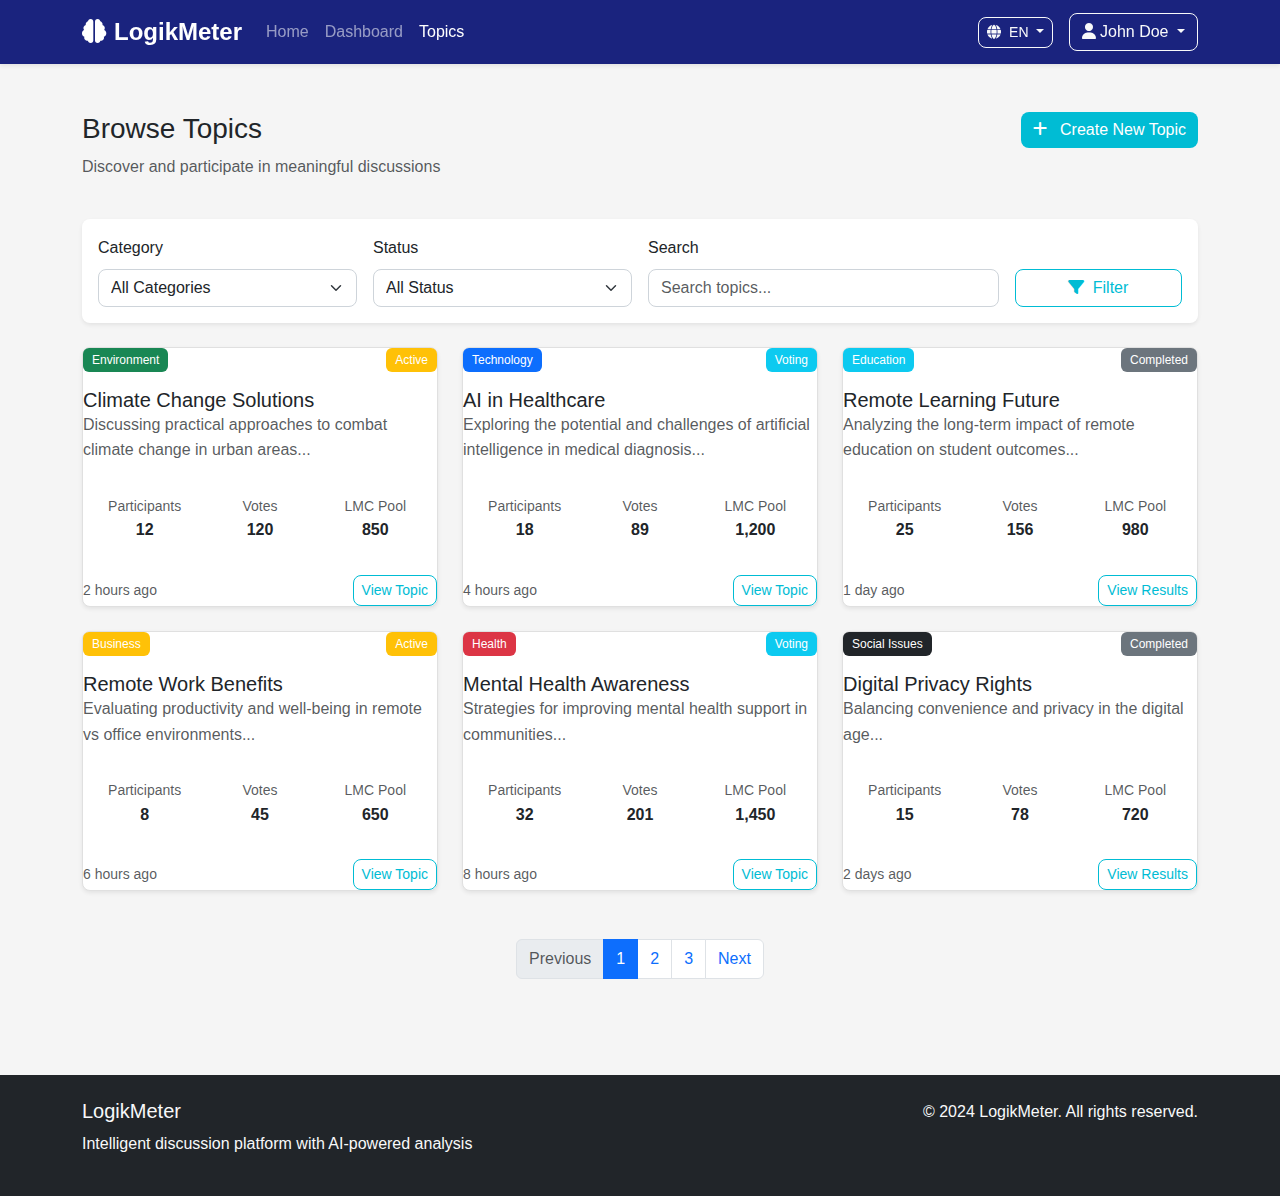
<file: logikmeter-main/topics.html>
<!DOCTYPE html>
<html lang="en" dir="ltr">
<head>
    <meta charset="UTF-8">
    <meta name="viewport" content="width=device-width, initial-scale=1.0">
    <title>Browse Topics - LogikMeter</title>
    <link href="https://cdn.jsdelivr.net/npm/bootstrap@5.3.2/dist/css/bootstrap.min.css" rel="stylesheet">
    <link href="https://cdnjs.cloudflare.com/ajax/libs/font-awesome/6.4.0/css/all.min.css" rel="stylesheet">
    <link href="styles.css" rel="stylesheet">
</head>
<body>
    <!-- Navigation -->
    <nav class="navbar navbar-expand-lg navbar-dark bg-primary fixed-top">
        <div class="container">
            <a class="navbar-brand fw-bold" href="index.html">
                <i class="fas fa-brain me-2"></i>LogikMeter
            </a>
            
            <button class="navbar-toggler" type="button" data-bs-toggle="collapse" data-bs-target="#navbarNav">
                <span class="navbar-toggler-icon"></span>
            </button>
            
            <div class="collapse navbar-collapse" id="navbarNav">
                <ul class="navbar-nav me-auto">
                    <li class="nav-item">
                        <a class="nav-link" href="index.html" data-en="Home" data-fa="خانه">Home</a>
                    </li>
                    <li class="nav-item">
                        <a class="nav-link" href="dashboard.html" data-en="Dashboard" data-fa="داشبورد">Dashboard</a>
                    </li>
                    <li class="nav-item">
                        <a class="nav-link active" href="topics.html" data-en="Topics" data-fa="موضوعات">Topics</a>
                    </li>
                </ul>
                
                <div class="d-flex align-items-center">
                    <!-- Language Toggle -->
                    <div class="dropdown me-3">
                        <button class="btn btn-outline-light btn-sm dropdown-toggle" type="button" id="languageDropdown" data-bs-toggle="dropdown">
                            <i class="fas fa-globe me-1"></i>
                            <span id="currentLang">EN</span>
                        </button>
                        <ul class="dropdown-menu">
                            <li><a class="dropdown-item" href="#" onclick="changeLanguage('en')">English</a></li>
                            <li><a class="dropdown-item" href="#" onclick="changeLanguage('fa')">فارسی</a></li>
                        </ul>
                    </div>
                    
                    <!-- User Menu -->
                    <div class="dropdown">
                        <button class="btn btn-outline-light dropdown-toggle" type="button" data-bs-toggle="dropdown">
                            <i class="fas fa-user me-1"></i>John Doe
                        </button>
                        <ul class="dropdown-menu">
                            <li><a class="dropdown-item" href="wallet.html"><i class="fas fa-wallet me-2"></i><span data-en="Wallet" data-fa="کیف پول">Wallet</span></a></li>
                            <li><a class="dropdown-item" href="#"><i class="fas fa-cog me-2"></i><span data-en="Settings" data-fa="تنظیمات">Settings</span></a></li>
                            <li><hr class="dropdown-divider"></li>
                            <li><a class="dropdown-item" href="index.html"><i class="fas fa-sign-out-alt me-2"></i><span data-en="Logout" data-fa="خروج">Logout</span></a></li>
                        </ul>
                    </div>
                </div>
            </div>
        </div>
    </nav>

    <!-- Main Content -->
    <main class="main-content">
        <div class="container">
            <!-- Header -->
            <div class="row mb-4">
                <div class="col-md-8">
                    <h1 class="h3" data-en="Browse Topics" data-fa="مرور موضوعات">Browse Topics</h1>
                    <p class="text-muted" data-en="Discover and participate in meaningful discussions" data-fa="بحث‌های معنادار را کشف و در آن‌ها شرکت کنید">
                        Discover and participate in meaningful discussions
                    </p>
                </div>
                <div class="col-md-4 text-md-end">
                    <a href="create-topic.html" class="btn btn-primary">
                        <i class="fas fa-plus me-2"></i>
                        <span data-en="Create New Topic" data-fa="ایجاد موضوع جدید">Create New Topic</span>
                    </a>
                </div>
            </div>

            <!-- Filters -->
            <div class="row mb-4">
                <div class="col-12">
                    <div class="card">
                        <div class="card-body">
                            <div class="row g-3">
                                <div class="col-md-3">
                                    <label class="form-label" data-en="Category" data-fa="دسته‌بندی">Category</label>
                                    <select class="form-select" id="categoryFilter">
                                        <option value="" data-en="All Categories" data-fa="همه دسته‌بندی‌ها">All Categories</option>
                                        <option value="technology" data-en="Technology" data-fa="فناوری">Technology</option>
                                        <option value="environment" data-en="Environment" data-fa="محیط زیست">Environment</option>
                                        <option value="education" data-en="Education" data-fa="آموزش">Education</option>
                                        <option value="health" data-en="Health" data-fa="سلامت">Health</option>
                                        <option value="business" data-en="Business" data-fa="کسب و کار">Business</option>
                                        <option value="social" data-en="Social Issues" data-fa="مسائل اجتماعی">Social Issues</option>
                                    </select>
                                </div>
                                <div class="col-md-3">
                                    <label class="form-label" data-en="Status" data-fa="وضعیت">Status</label>
                                    <select class="form-select" id="statusFilter">
                                        <option value="" data-en="All Status" data-fa="همه وضعیت‌ها">All Status</option>
                                        <option value="active" data-en="Active" data-fa="فعال">Active</option>
                                        <option value="voting" data-en="Voting" data-fa="رای‌گیری">Voting</option>
                                        <option value="completed" data-en="Completed" data-fa="تکمیل شده">Completed</option>
                                    </select>
                                </div>
                                <div class="col-md-4">
                                    <label class="form-label" data-en="Search" data-fa="جستجو">Search</label>
                                    <input type="text" class="form-control" id="searchInput" placeholder="Search topics...">
                                </div>
                                <div class="col-md-2">
                                    <label class="form-label">&nbsp;</label>
                                    <button class="btn btn-outline-primary w-100" id="applyFilters">
                                        <i class="fas fa-filter me-1"></i>
                                        <span data-en="Filter" data-fa="فیلتر">Filter</span>
                                    </button>
                                </div>
                            </div>
                        </div>
                    </div>
                </div>
            </div>

            <!-- Topics Grid -->
            <div class="row g-4" id="topicsGrid">
                <!-- Topic Card 1 -->
                <div class="col-md-6 col-lg-4">
                    <div class="topic-card h-100">
                        <div class="card-body">
                            <div class="d-flex justify-content-between align-items-start mb-3">
                                <span class="badge bg-success">Environment</span>
                                <span class="badge bg-warning">Active</span>
                            </div>
                            <h5 class="card-title">Climate Change Solutions</h5>
                            <p class="card-text text-muted">Discussing practical approaches to combat climate change in urban areas...</p>
                            
                            <div class="topic-stats mb-3">
                                <div class="row text-center">
                                    <div class="col-4">
                                        <small class="text-muted d-block">Participants</small>
                                        <strong>12</strong>
                                    </div>
                                    <div class="col-4">
                                        <small class="text-muted d-block">Votes</small>
                                        <strong>120</strong>
                                    </div>
                                    <div class="col-4">
                                        <small class="text-muted d-block">LMC Pool</small>
                                        <strong>850</strong>
                                    </div>
                                </div>
                            </div>
                            
                            <div class="d-flex justify-content-between align-items-center">
                                <small class="text-muted">2 hours ago</small>
                                <a href="topic.html" class="btn btn-sm btn-outline-primary">
                                    <span data-en="View Topic" data-fa="مشاهده موضوع">View Topic</span>
                                </a>
                            </div>
                        </div>
                    </div>
                </div>

                <!-- Topic Card 2 -->
                <div class="col-md-6 col-lg-4">
                    <div class="topic-card h-100">
                        <div class="card-body">
                            <div class="d-flex justify-content-between align-items-start mb-3">
                                <span class="badge bg-primary">Technology</span>
                                <span class="badge bg-info">Voting</span>
                            </div>
                            <h5 class="card-title">AI in Healthcare</h5>
                            <p class="card-text text-muted">Exploring the potential and challenges of artificial intelligence in medical diagnosis...</p>
                            
                            <div class="topic-stats mb-3">
                                <div class="row text-center">
                                    <div class="col-4">
                                        <small class="text-muted d-block">Participants</small>
                                        <strong>18</strong>
                                    </div>
                                    <div class="col-4">
                                        <small class="text-muted d-block">Votes</small>
                                        <strong>89</strong>
                                    </div>
                                    <div class="col-4">
                                        <small class="text-muted d-block">LMC Pool</small>
                                        <strong>1,200</strong>
                                    </div>
                                </div>
                            </div>
                            
                            <div class="d-flex justify-content-between align-items-center">
                                <small class="text-muted">4 hours ago</small>
                                <a href="topic.html" class="btn btn-sm btn-outline-primary">
                                    <span data-en="View Topic" data-fa="مشاهده موضوع">View Topic</span>
                                </a>
                            </div>
                        </div>
                    </div>
                </div>

                <!-- Topic Card 3 -->
                <div class="col-md-6 col-lg-4">
                    <div class="topic-card h-100">
                        <div class="card-body">
                            <div class="d-flex justify-content-between align-items-start mb-3">
                                <span class="badge bg-info">Education</span>
                                <span class="badge bg-secondary">Completed</span>
                            </div>
                            <h5 class="card-title">Remote Learning Future</h5>
                            <p class="card-text text-muted">Analyzing the long-term impact of remote education on student outcomes...</p>
                            
                            <div class="topic-stats mb-3">
                                <div class="row text-center">
                                    <div class="col-4">
                                        <small class="text-muted d-block">Participants</small>
                                        <strong>25</strong>
                                    </div>
                                    <div class="col-4">
                                        <small class="text-muted d-block">Votes</small>
                                        <strong>156</strong>
                                    </div>
                                    <div class="col-4">
                                        <small class="text-muted d-block">LMC Pool</small>
                                        <strong>980</strong>
                                    </div>
                                </div>
                            </div>
                            
                            <div class="d-flex justify-content-between align-items-center">
                                <small class="text-muted">1 day ago</small>
                                <a href="topic.html" class="btn btn-sm btn-outline-primary">
                                    <span data-en="View Results" data-fa="مشاهده نتایج">View Results</span>
                                </a>
                            </div>
                        </div>
                    </div>
                </div>

                <!-- Topic Card 4 -->
                <div class="col-md-6 col-lg-4">
                    <div class="topic-card h-100">
                        <div class="card-body">
                            <div class="d-flex justify-content-between align-items-start mb-3">
                                <span class="badge bg-warning">Business</span>
                                <span class="badge bg-warning">Active</span>
                            </div>
                            <h5 class="card-title">Remote Work Benefits</h5>
                            <p class="card-text text-muted">Evaluating productivity and well-being in remote vs office environments...</p>
                            
                            <div class="topic-stats mb-3">
                                <div class="row text-center">
                                    <div class="col-4">
                                        <small class="text-muted d-block">Participants</small>
                                        <strong>8</strong>
                                    </div>
                                    <div class="col-4">
                                        <small class="text-muted d-block">Votes</small>
                                        <strong>45</strong>
                                    </div>
                                    <div class="col-4">
                                        <small class="text-muted d-block">LMC Pool</small>
                                        <strong>650</strong>
                                    </div>
                                </div>
                            </div>
                            
                            <div class="d-flex justify-content-between align-items-center">
                                <small class="text-muted">6 hours ago</small>
                                <a href="topic.html" class="btn btn-sm btn-outline-primary">
                                    <span data-en="View Topic" data-fa="مشاهده موضوع">View Topic</span>
                                </a>
                            </div>
                        </div>
                    </div>
                </div>

                <!-- Topic Card 5 -->
                <div class="col-md-6 col-lg-4">
                    <div class="topic-card h-100">
                        <div class="card-body">
                            <div class="d-flex justify-content-between align-items-start mb-3">
                                <span class="badge bg-danger">Health</span>
                                <span class="badge bg-info">Voting</span>
                            </div>
                            <h5 class="card-title">Mental Health Awareness</h5>
                            <p class="card-text text-muted">Strategies for improving mental health support in communities...</p>
                            
                            <div class="topic-stats mb-3">
                                <div class="row text-center">
                                    <div class="col-4">
                                        <small class="text-muted d-block">Participants</small>
                                        <strong>32</strong>
                                    </div>
                                    <div class="col-4">
                                        <small class="text-muted d-block">Votes</small>
                                        <strong>201</strong>
                                    </div>
                                    <div class="col-4">
                                        <small class="text-muted d-block">LMC Pool</small>
                                        <strong>1,450</strong>
                                    </div>
                                </div>
                            </div>
                            
                            <div class="d-flex justify-content-between align-items-center">
                                <small class="text-muted">8 hours ago</small>
                                <a href="topic.html" class="btn btn-sm btn-outline-primary">
                                    <span data-en="View Topic" data-fa="مشاهده موضوع">View Topic</span>
                                </a>
                            </div>
                        </div>
                    </div>
                </div>

                <!-- Topic Card 6 -->
                <div class="col-md-6 col-lg-4">
                    <div class="topic-card h-100">
                        <div class="card-body">
                            <div class="d-flex justify-content-between align-items-start mb-3">
                                <span class="badge bg-dark">Social Issues</span>
                                <span class="badge bg-secondary">Completed</span>
                            </div>
                            <h5 class="card-title">Digital Privacy Rights</h5>
                            <p class="card-text text-muted">Balancing convenience and privacy in the digital age...</p>
                            
                            <div class="topic-stats mb-3">
                                <div class="row text-center">
                                    <div class="col-4">
                                        <small class="text-muted d-block">Participants</small>
                                        <strong>15</strong>
                                    </div>
                                    <div class="col-4">
                                        <small class="text-muted d-block">Votes</small>
                                        <strong>78</strong>
                                    </div>
                                    <div class="col-4">
                                        <small class="text-muted d-block">LMC Pool</small>
                                        <strong>720</strong>
                                    </div>
                                </div>
                            </div>
                            
                            <div class="d-flex justify-content-between align-items-center">
                                <small class="text-muted">2 days ago</small>
                                <a href="topic.html" class="btn btn-sm btn-outline-primary">
                                    <span data-en="View Results" data-fa="مشاهده نتایج">View Results</span>
                                </a>
                            </div>
                        </div>
                    </div>
                </div>
            </div>

            <!-- Pagination -->
            <div class="row mt-5">
                <div class="col-12">
                    <nav aria-label="Topics pagination">
                        <ul class="pagination justify-content-center">
                            <li class="page-item disabled">
                                <a class="page-link" href="#" tabindex="-1">Previous</a>
                            </li>
                            <li class="page-item active"><a class="page-link" href="#">1</a></li>
                            <li class="page-item"><a class="page-link" href="#">2</a></li>
                            <li class="page-item"><a class="page-link" href="#">3</a></li>
                            <li class="page-item">
                                <a class="page-link" href="#">Next</a>
                            </li>
                        </ul>
                    </nav>
                </div>
            </div>
        </div>
    </main>

    <!-- Footer -->
    <footer class="bg-dark text-light py-4 mt-5">
        <div class="container">
            <div class="row">
                <div class="col-md-6">
                    <h5>LogikMeter</h5>
                    <p data-en="Intelligent discussion platform with AI-powered analysis" data-fa="پلتفرم بحث هوشمند با تحلیل هوش مصنوعی">
                        Intelligent discussion platform with AI-powered analysis
                    </p>
                </div>
                <div class="col-md-6 text-md-end">
                    <p>&copy; 2024 LogikMeter. <span data-en="All rights reserved." data-fa="تمام حقوق محفوظ است.">All rights reserved.</span></p>
                </div>
            </div>
        </div>
    </footer>

    <script src="https://cdn.jsdelivr.net/npm/bootstrap@5.3.2/dist/js/bootstrap.bundle.min.js"></script>
    <script src="script.js"></script>
</body>
</html>
</file>
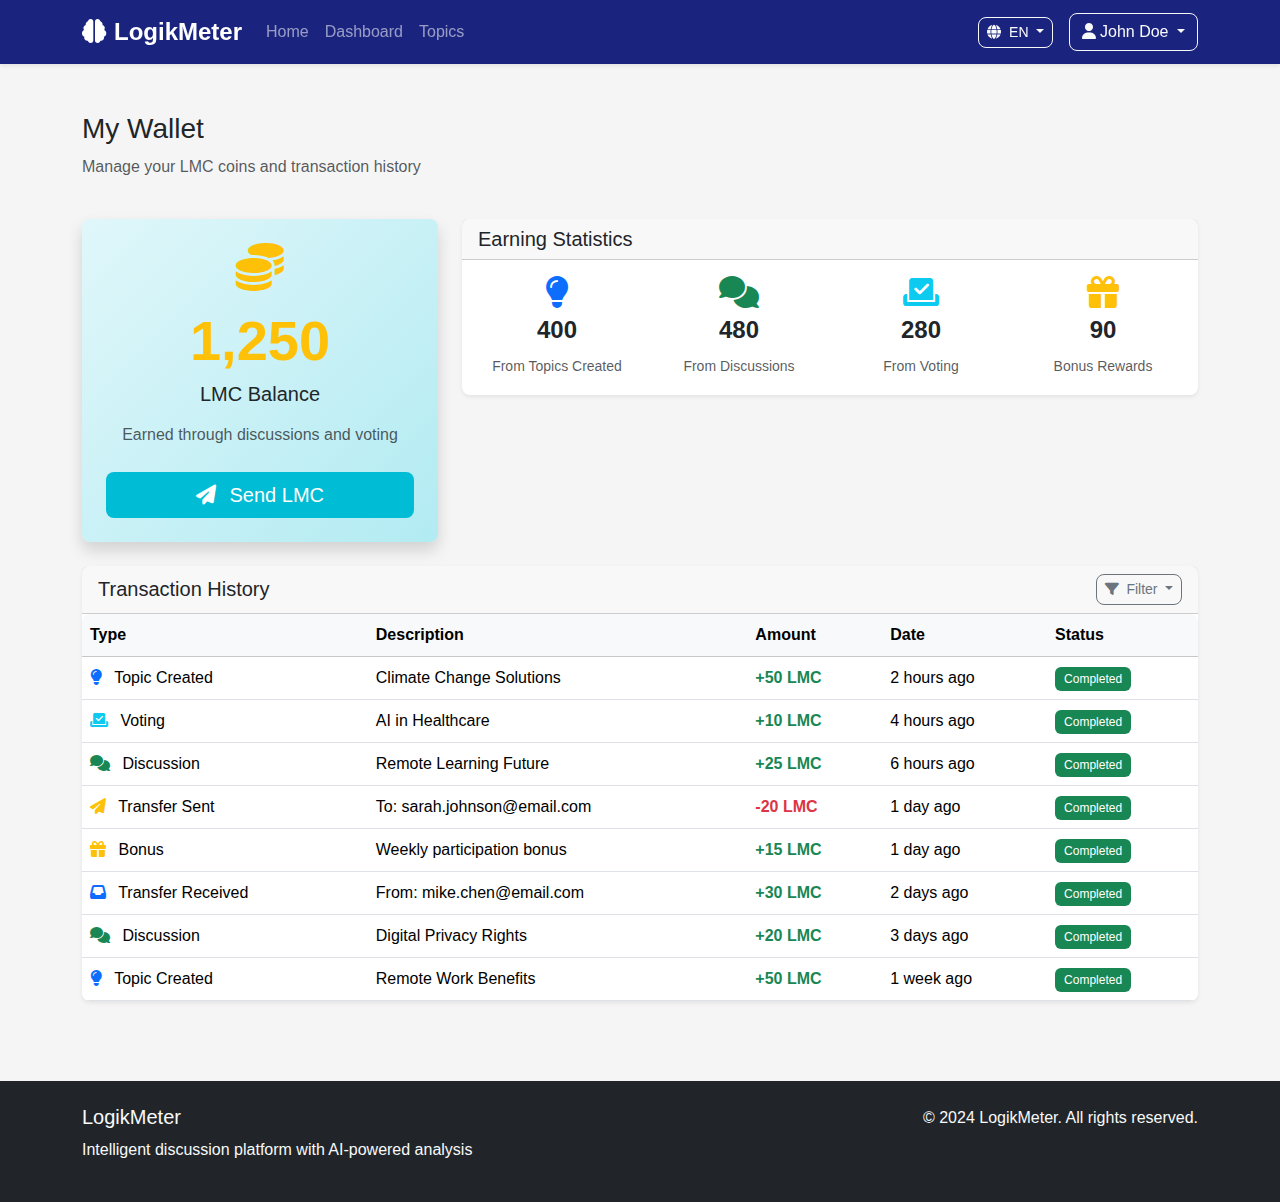
<file: logikmeter-main/wallet.html>
<!DOCTYPE html>
<html lang="en" dir="ltr">
<head>
    <meta charset="UTF-8">
    <meta name="viewport" content="width=device-width, initial-scale=1.0">
    <title>Wallet - LogikMeter</title>
    <link href="https://cdn.jsdelivr.net/npm/bootstrap@5.3.2/dist/css/bootstrap.min.css" rel="stylesheet">
    <link href="https://cdnjs.cloudflare.com/ajax/libs/font-awesome/6.4.0/css/all.min.css" rel="stylesheet">
    <link href="styles.css" rel="stylesheet">
</head>
<body>
    <!-- Navigation -->
    <nav class="navbar navbar-expand-lg navbar-dark bg-primary fixed-top">
        <div class="container">
            <a class="navbar-brand fw-bold" href="index.html">
                <i class="fas fa-brain me-2"></i>LogikMeter
            </a>
            
            <button class="navbar-toggler" type="button" data-bs-toggle="collapse" data-bs-target="#navbarNav">
                <span class="navbar-toggler-icon"></span>
            </button>
            
            <div class="collapse navbar-collapse" id="navbarNav">
                <ul class="navbar-nav me-auto">
                    <li class="nav-item">
                        <a class="nav-link" href="index.html" data-en="Home" data-fa="خانه">Home</a>
                    </li>
                    <li class="nav-item">
                        <a class="nav-link" href="dashboard.html" data-en="Dashboard" data-fa="داشبورد">Dashboard</a>
                    </li>
                    <li class="nav-item">
                        <a class="nav-link" href="topics.html" data-en="Topics" data-fa="موضوعات">Topics</a>
                    </li>
                </ul>
                
                <div class="d-flex align-items-center">
                    <!-- Language Toggle -->
                    <div class="dropdown me-3">
                        <button class="btn btn-outline-light btn-sm dropdown-toggle" type="button" id="languageDropdown" data-bs-toggle="dropdown">
                            <i class="fas fa-globe me-1"></i>
                            <span id="currentLang">EN</span>
                        </button>
                        <ul class="dropdown-menu">
                            <li><a class="dropdown-item" href="#" onclick="changeLanguage('en')">English</a></li>
                            <li><a class="dropdown-item" href="#" onclick="changeLanguage('fa')">فارسی</a></li>
                        </ul>
                    </div>
                    
                    <!-- User Menu -->
                    <div class="dropdown">
                        <button class="btn btn-outline-light dropdown-toggle" type="button" data-bs-toggle="dropdown">
                            <i class="fas fa-user me-1"></i>John Doe
                        </button>
                        <ul class="dropdown-menu">
                            <li><a class="dropdown-item active" href="wallet.html"><i class="fas fa-wallet me-2"></i><span data-en="Wallet" data-fa="کیف پول">Wallet</span></a></li>
                            <li><a class="dropdown-item" href="#"><i class="fas fa-cog me-2"></i><span data-en="Settings" data-fa="تنظیمات">Settings</span></a></li>
                            <li><hr class="dropdown-divider"></li>
                            <li><a class="dropdown-item" href="index.html"><i class="fas fa-sign-out-alt me-2"></i><span data-en="Logout" data-fa="خروج">Logout</span></a></li>
                        </ul>
                    </div>
                </div>
            </div>
        </div>
    </nav>

    <!-- Main Content -->
    <main class="main-content">
        <div class="container">
            <!-- Header -->
            <div class="row mb-4">
                <div class="col-12">
                    <h1 class="h3" data-en="My Wallet" data-fa="کیف پول من">My Wallet</h1>
                    <p class="text-muted" data-en="Manage your LMC coins and transaction history" data-fa="سکه‌های LMC و تاریخچه تراکنش‌های خود را مدیریت کنید">
                        Manage your LMC coins and transaction history
                    </p>
                </div>
            </div>

            <div class="row">
                <!-- Wallet Balance -->
                <div class="col-lg-4 mb-4">
                    <div class="card wallet-balance-card">
                        <div class="card-body text-center p-4">
                            <i class="fas fa-coins fa-3x text-warning mb-3"></i>
                            <h2 class="display-4 fw-bold text-warning">1,250</h2>
                            <p class="h5 mb-3" data-en="LMC Balance" data-fa="موجودی LMC">LMC Balance</p>
                            <p class="text-muted mb-4" data-en="Earned through discussions and voting" data-fa="از طریق بحث و رای‌گیری کسب شده">
                                Earned through discussions and voting
                            </p>
                            <button class="btn btn-primary btn-lg w-100" data-bs-toggle="modal" data-bs-target="#transferModal">
                                <i class="fas fa-paper-plane me-2"></i>
                                <span data-en="Send LMC" data-fa="ارسال LMC">Send LMC</span>
                            </button>
                        </div>
                    </div>
                </div>

                <!-- Earning Stats -->
                <div class="col-lg-8 mb-4">
                    <div class="card">
                        <div class="card-header">
                            <h5 class="mb-0" data-en="Earning Statistics" data-fa="آمار درآمد">Earning Statistics</h5>
                        </div>
                        <div class="card-body">
                            <div class="row g-4">
                                <div class="col-md-3">
                                    <div class="stat-item text-center">
                                        <i class="fas fa-lightbulb fa-2x text-primary mb-2"></i>
                                        <h4 class="fw-bold">400</h4>
                                        <small class="text-muted" data-en="From Topics Created" data-fa="از ایجاد موضوعات">From Topics Created</small>
                                    </div>
                                </div>
                                <div class="col-md-3">
                                    <div class="stat-item text-center">
                                        <i class="fas fa-comments fa-2x text-success mb-2"></i>
                                        <h4 class="fw-bold">480</h4>
                                        <small class="text-muted" data-en="From Discussions" data-fa="از بحث‌ها">From Discussions</small>
                                    </div>
                                </div>
                                <div class="col-md-3">
                                    <div class="stat-item text-center">
                                        <i class="fas fa-vote-yea fa-2x text-info mb-2"></i>
                                        <h4 class="fw-bold">280</h4>
                                        <small class="text-muted" data-en="From Voting" data-fa="از رای‌گیری">From Voting</small>
                                    </div>
                                </div>
                                <div class="col-md-3">
                                    <div class="stat-item text-center">
                                        <i class="fas fa-gift fa-2x text-warning mb-2"></i>
                                        <h4 class="fw-bold">90</h4>
                                        <small class="text-muted" data-en="Bonus Rewards" data-fa="پاداش‌های اضافی">Bonus Rewards</small>
                                    </div>
                                </div>
                            </div>
                        </div>
                    </div>
                </div>
            </div>

            <!-- Transaction History -->
            <div class="row">
                <div class="col-12">
                    <div class="card">
                        <div class="card-header d-flex justify-content-between align-items-center">
                            <h5 class="mb-0" data-en="Transaction History" data-fa="تاریخچه تراکنش‌ها">Transaction History</h5>
                            <div class="dropdown">
                                <button class="btn btn-outline-secondary btn-sm dropdown-toggle" type="button" data-bs-toggle="dropdown">
                                    <i class="fas fa-filter me-1"></i>
                                    <span data-en="Filter" data-fa="فیلتر">Filter</span>
                                </button>
                                <ul class="dropdown-menu">
                                    <li><a class="dropdown-item" href="#" data-en="All Transactions" data-fa="همه تراکنش‌ها">All Transactions</a></li>
                                    <li><a class="dropdown-item" href="#" data-en="Earned" data-fa="کسب شده">Earned</a></li>
                                    <li><a class="dropdown-item" href="#" data-en="Sent" data-fa="ارسال شده">Sent</a></li>
                                    <li><a class="dropdown-item" href="#" data-en="Received" data-fa="دریافت شده">Received</a></li>
                                </ul>
                            </div>
                        </div>
                        <div class="card-body p-0">
                            <div class="table-responsive">
                                <table class="table table-hover mb-0">
                                    <thead class="table-light">
                                        <tr>
                                            <th data-en="Type" data-fa="نوع">Type</th>
                                            <th data-en="Description" data-fa="توضیحات">Description</th>
                                            <th data-en="Amount" data-fa="مقدار">Amount</th>
                                            <th data-en="Date" data-fa="تاریخ">Date</th>
                                            <th data-en="Status" data-fa="وضعیت">Status</th>
                                        </tr>
                                    </thead>
                                    <tbody>
                                        <tr>
                                            <td>
                                                <i class="fas fa-lightbulb text-primary me-2"></i>
                                                <span data-en="Topic Created" data-fa="ایجاد موضوع">Topic Created</span>
                                            </td>
                                            <td>Climate Change Solutions</td>
                                            <td class="text-success fw-bold">+50 LMC</td>
                                            <td>2 hours ago</td>
                                            <td><span class="badge bg-success">Completed</span></td>
                                        </tr>
                                        <tr>
                                            <td>
                                                <i class="fas fa-vote-yea text-info me-2"></i>
                                                <span data-en="Voting" data-fa="رای‌گیری">Voting</span>
                                            </td>
                                            <td>AI in Healthcare</td>
                                            <td class="text-success fw-bold">+10 LMC</td>
                                            <td>4 hours ago</td>
                                            <td><span class="badge bg-success">Completed</span></td>
                                        </tr>
                                        <tr>
                                            <td>
                                                <i class="fas fa-comments text-success me-2"></i>
                                                <span data-en="Discussion" data-fa="بحث">Discussion</span>
                                            </td>
                                            <td>Remote Learning Future</td>
                                            <td class="text-success fw-bold">+25 LMC</td>
                                            <td>6 hours ago</td>
                                            <td><span class="badge bg-success">Completed</span></td>
                                        </tr>
                                        <tr>
                                            <td>
                                                <i class="fas fa-paper-plane text-warning me-2"></i>
                                                <span data-en="Transfer Sent" data-fa="انتقال ارسالی">Transfer Sent</span>
                                            </td>
                                            <td>To: sarah.johnson@email.com</td>
                                            <td class="text-danger fw-bold">-20 LMC</td>
                                            <td>1 day ago</td>
                                            <td><span class="badge bg-success">Completed</span></td>
                                        </tr>
                                        <tr>
                                            <td>
                                                <i class="fas fa-gift text-warning me-2"></i>
                                                <span data-en="Bonus" data-fa="پاداش">Bonus</span>
                                            </td>
                                            <td>Weekly participation bonus</td>
                                            <td class="text-success fw-bold">+15 LMC</td>
                                            <td>1 day ago</td>
                                            <td><span class="badge bg-success">Completed</span></td>
                                        </tr>
                                        <tr>
                                            <td>
                                                <i class="fas fa-inbox text-primary me-2"></i>
                                                <span data-en="Transfer Received" data-fa="انتقال دریافتی">Transfer Received</span>
                                            </td>
                                            <td>From: mike.chen@email.com</td>
                                            <td class="text-success fw-bold">+30 LMC</td>
                                            <td>2 days ago</td>
                                            <td><span class="badge bg-success">Completed</span></td>
                                        </tr>
                                        <tr>
                                            <td>
                                                <i class="fas fa-comments text-success me-2"></i>
                                                <span data-en="Discussion" data-fa="بحث">Discussion</span>
                                            </td>
                                            <td>Digital Privacy Rights</td>
                                            <td class="text-success fw-bold">+20 LMC</td>
                                            <td>3 days ago</td>
                                            <td><span class="badge bg-success">Completed</span></td>
                                        </tr>
                                        <tr>
                                            <td>
                                                <i class="fas fa-lightbulb text-primary me-2"></i>
                                                <span data-en="Topic Created" data-fa="ایجاد موضوع">Topic Created</span>
                                            </td>
                                            <td>Remote Work Benefits</td>
                                            <td class="text-success fw-bold">+50 LMC</td>
                                            <td>1 week ago</td>
                                            <td><span class="badge bg-success">Completed</span></td>
                                        </tr>
                                    </tbody>
                                </table>
                            </div>
                        </div>
                    </div>
                </div>
            </div>
        </div>
    </main>

    <!-- Transfer Modal -->
    <div class="modal fade" id="transferModal" tabindex="-1">
        <div class="modal-dialog">
            <div class="modal-content">
                <div class="modal-header">
                    <h5 class="modal-title">
                        <i class="fas fa-paper-plane me-2"></i>
                        <span data-en="Send LMC Coins" data-fa="ارسال سکه LMC">Send LMC Coins</span>
                    </h5>
                    <button type="button" class="btn-close" data-bs-dismiss="modal"></button>
                </div>
                <div class="modal-body">
                    <form id="transferForm">
                        <div class="mb-3">
                            <label class="form-label" data-en="Recipient Email" data-fa="ایمیل گیرنده">Recipient Email</label>
                            <input type="email" class="form-control" id="recipientEmail" required>
                        </div>
                        <div class="mb-3">
                            <label class="form-label" data-en="Amount (LMC)" data-fa="مقدار (LMC)">Amount (LMC)</label>
                            <input type="number" class="form-control" id="transferAmount" min="1" max="1250" required>
                            <div class="form-text" data-en="Available balance: 1,250 LMC" data-fa="موجودی در دسترس: 1,250 LMC">
                                Available balance: 1,250 LMC
                            </div>
                        </div>
                        <div class="mb-3">
                            <label class="form-label" data-en="Message (Optional)" data-fa="پیام (اختیاری)">Message (Optional)</label>
                            <textarea class="form-control" id="transferMessage" rows="3" placeholder="Add a note for the recipient..."></textarea>
                        </div>
                    </form>
                </div>
                <div class="modal-footer">
                    <button type="button" class="btn btn-secondary" data-bs-dismiss="modal">
                        <span data-en="Cancel" data-fa="لغو">Cancel</span>
                    </button>
                    <button type="button" class="btn btn-primary" id="confirmTransfer">
                        <i class="fas fa-paper-plane me-2"></i>
                        <span data-en="Send LMC" data-fa="ارسال LMC">Send LMC</span>
                    </button>
                </div>
            </div>
        </div>
    </div>

    <!-- Success Modal -->
    <div class="modal fade" id="successModal" tabindex="-1">
        <div class="modal-dialog">
            <div class="modal-content">
                <div class="modal-header">
                    <h5 class="modal-title">
                        <i class="fas fa-check-circle text-success me-2"></i>
                        <span data-en="Transfer Successful!" data-fa="انتقال موفق!">Transfer Successful!</span>
                    </h5>
                    <button type="button" class="btn-close" data-bs-dismiss="modal"></button>
                </div>
                <div class="modal-body">
                    <p data-en="Your LMC coins have been successfully sent!" data-fa="سکه‌های LMC شما با موفقیت ارسال شد!">
                        Your LMC coins have been successfully sent!
                    </p>
                    <div class="alert alert-info">
                        <strong data-en="Transaction Details:" data-fa="جزئیات تراکنش:">Transaction Details:</strong><br>
                        <span data-en="Amount:" data-fa="مقدار:">Amount:</span> <span id="sentAmount"></span> LMC<br>
                        <span data-en="To:" data-fa="به:">To:</span> <span id="sentTo"></span>
                    </div>
                </div>
                <div class="modal-footer">
                    <button type="button" class="btn btn-primary" data-bs-dismiss="modal">
                        <span data-en="Close" data-fa="بستن">Close</span>
                    </button>
                </div>
            </div>
        </div>
    </div>

    <!-- Footer -->
    <footer class="bg-dark text-light py-4 mt-5">
        <div class="container">
            <div class="row">
                <div class="col-md-6">
                    <h5>LogikMeter</h5>
                    <p data-en="Intelligent discussion platform with AI-powered analysis" data-fa="پلتفرم بحث هوشمند با تحلیل هوش مصنوعی">
                        Intelligent discussion platform with AI-powered analysis
                    </p>
                </div>
                <div class="col-md-6 text-md-end">
                    <p>&copy; 2024 LogikMeter. <span data-en="All rights reserved." data-fa="تمام حقوق محفوظ است.">All rights reserved.</span></p>
                </div>
            </div>
        </div>
    </footer>

    <script src="https://cdn.jsdelivr.net/npm/bootstrap@5.3.2/dist/js/bootstrap.bundle.min.js"></script>
    <script src="script.js"></script>
    <script>
        // Transfer functionality
        document.getElementById('confirmTransfer').addEventListener('click', function() {
            const email = document.getElementById('recipientEmail').value;
            const amount = document.getElementById('transferAmount').value;
            const message = document.getElementById('transferMessage').value;
            
            if (!email || !amount) {
                alert('Please fill in all required fields.');
                return;
            }
            
            if (amount > 1250) {
                alert('Insufficient balance.');
                return;
            }
            
            // Update success modal
            document.getElementById('sentAmount').textContent = amount;
            document.getElementById('sentTo').textContent = email;
            
            // Close transfer modal and show success
            const transferModal = bootstrap.Modal.getInstance(document.getElementById('transferModal'));
            transferModal.hide();
            
            setTimeout(() => {
                const successModal = new bootstrap.Modal(document.getElementById('successModal'));
                successModal.show();
            }, 300);
        });
    </script>
</body>
</html>
</file>
<file: logikmeter-main/styles.css>
/* Custom CSS for LogikMeter */

:root {
    --primary-color: #1A237E; /* Deep Blue */
    --secondary-color: #6c757d;
    --accent-color: #00BCD4; /* Vibrant Teal */
    --success-color: #4CAF50;
    --warning-color: #FFC107;
    --danger-color: #F44336;
    --light-color: #F5F5F5; /* Light Gray */
    --dark-color: #212529;
    --border-radius: 0.5rem;
    --box-shadow: 0 0.125rem 0.25rem rgba(0, 0, 0, 0.075);
    --box-shadow-lg: 0 0.5rem 1rem rgba(0, 0, 0, 0.15);
}

/* RTL Support */
[dir="rtl"] {
    text-align: right;
}

[dir="rtl"] .navbar-brand {
    margin-right: 0;
    margin-left: 1rem;
}

[dir="rtl"] .dropdown-menu {
    right: 0;
    left: auto;
}

[dir="rtl"] .text-md-end {
    text-align: right !important;
}

[dir="rtl"] .me-2 {
    margin-right: 0 !important;
    margin-left: 0.5rem !important;
}

[dir="rtl"] .me-3 {
    margin-right: 0 !important;
    margin-left: 1rem !important;
}

[dir="rtl"] .ms-3 {
    margin-left: 0 !important;
    margin-right: 1rem !important;
}

/* General Styles */
body {
    font-family: 'Segoe UI', Tahoma, Geneva, Verdana, sans-serif;
    line-height: 1.6;
    color: var(--dark-color);
    background-color: var(--light-color);
}

.main-content {
    margin-top: 80px;
    padding: 2rem 0;
    min-height: calc(100vh - 200px);
}

/* Navigation */
.navbar {
    box-shadow: var(--box-shadow);
    background-color: var(--primary-color) !important;
}

.navbar-brand {
    font-size: 1.5rem;
    font-weight: 700;
}

/* Hero Section */
.hero-section {
    background-color: var(--primary-color);
    color: white;
    padding: 4rem 0;
}

.hero-image {
    text-align: center;
    padding: 2rem;
}

.hero-image .fa-comments {
    color: var(--accent-color);
}

/* Cards */
.card {
    border: none;
    border-radius: var(--border-radius);
    box-shadow: var(--box-shadow);
    transition: all 0.3s ease;
}

.card:hover {
    box-shadow: var(--box-shadow-lg);
    transform: translateY(-2px);
}

.feature-card {
    background: white;
    border-radius: var(--border-radius);
    box-shadow: var(--box-shadow);
    transition: all 0.3s ease;
    height: 100%;
}

.feature-card:hover {
    box-shadow: var(--box-shadow-lg);
    transform: translateY(-5px);
}

.topic-card {
    background: white;
    border-radius: var(--border-radius);
    box-shadow: var(--box-shadow);
    transition: all 0.3s ease;
    border: 1px solid #e0e0e0;
}

.topic-card:hover {
    box-shadow: var(--box-shadow-lg);
    transform: translateY(-2px);
    border-color: var(--accent-color);
}

.stat-card {
    background: white;
    border-radius: var(--border-radius);
    box-shadow: var(--box-shadow);
    border: 1px solid #e0e0e0;
}

.welcome-card {
    background-color: var(--primary-color);
    color: white;
    border-radius: var(--border-radius);
    box-shadow: var(--box-shadow-lg);
}

.wallet-balance-card {
    background: linear-gradient(135deg, #E0F7FA 0%, #B2EBF2 100%);
    color: var(--dark-color);
    border-radius: var(--border-radius);
    box-shadow: var(--box-shadow-lg);
}

/* Topic Specific */
.topic-header {
    padding: 1.5rem 0;
    border-bottom: 1px solid #e0e0e0;
}

.topic-stats {
    background: #ffffff;
    border-radius: var(--border-radius);
    padding: 1rem;
}

.voting-options .form-check {
    transition: all 0.3s ease;
}

.voting-options .form-check:hover {
    background-color: #f0f0f0;
    border-color: var(--accent-color) !important;
}

.comment {
    transition: all 0.3s ease;
}

.comment:hover {
    background-color: #f0f0f0 !important;
}

/* Timer */
.timer-display {
    background-color: var(--primary-color);
    color: white;
    border-radius: var(--border-radius);
    padding: 1rem;
    margin: 1rem 0;
}

/* Buttons */
.btn {
    border-radius: var(--border-radius);
    font-weight: 500;
    transition: all 0.3s ease;
}

.btn:hover {
    transform: translateY(-1px);
    box-shadow: var(--box-shadow);
}

.btn-primary {
    background-color: var(--accent-color);
    border: none;
    color: white;
}

.btn-primary:hover {
    background-color: #00ACC1;
}

.btn-outline-primary {
    border-color: var(--accent-color);
    color: var(--accent-color);
}

.btn-outline-primary:hover {
    background-color: var(--accent-color);
    color: white;
}

/* Forms */
.form-control, .form-select {
    border-radius: var(--border-radius);
    border: 1px solid #ced4da;
    transition: all 0.3s ease;
}

.form-control:focus, .form-select:focus {
    border-color: var(--accent-color);
    box-shadow: 0 0 0 0.2rem rgba(0, 188, 212, 0.25);
}

/* Badges */
.badge {
    font-weight: 500;
    padding: 0.5em 0.75em;
}

/* Progress bars */
.progress {
    border-radius: var(--border-radius);
    background-color: #e0e0e0;
}

.progress-bar {
    border-radius: var(--border-radius);
    background-color: var(--accent-color);
}

/* Tables */
.table {
    border-radius: var(--border-radius);
    overflow: hidden;
}

.table-hover tbody tr:hover {
    background-color: rgba(0, 188, 212, 0.05);
}

/* Modals */
.modal-content {
    border-radius: var(--border-radius);
    border: none;
    box-shadow: var(--box-shadow-lg);
}

.modal-header {
    border-bottom: 1px solid #e0e0e0;
    background-color: var(--primary-color);
    color: white;
}

.modal-header .btn-close {
    filter: invert(1);
}

/* Animations */
@keyframes fadeInUp {
    from {
        opacity: 0;
        transform: translateY(30px);
    }
    to {
        opacity: 1;
        transform: translateY(0);
    }
}

.fade-in-up {
    animation: fadeInUp 0.6s ease-out;
}

/* Loading states */
.loading {
    opacity: 0.6;
    pointer-events: none;
}

.spinner-border-sm {
    width: 1rem;
    height: 1rem;
}

/* Responsive Design */
@media (max-width: 768px) {
    .hero-section {
        text-align: center;
    }
    
    .hero-section .display-4 {
        font-size: 2rem;
    }
    
    .main-content {
        margin-top: 70px;
        padding: 1rem 0;
    }
    
    .stat-card {
        margin-bottom: 1rem;
    }
    
    .topic-card {
        margin-bottom: 1rem;
    }
    
    .d-flex.gap-3 {
        flex-direction: column;
        gap: 0.5rem !important;
    }
    
    .btn-lg {
        width: 100%;
    }
}

@media (max-width: 576px) {
    .container {
        padding: 0 1rem;
    }
    
    .card-body {
        padding: 1rem;
    }
    
    .hero-section .lead {
        font-size: 1rem;
    }
    
    .display-4 {
        font-size: 1.5rem;
    }
}

/* Dark mode support (optional) */
@media (prefers-color-scheme: dark) {
    :root {
        --dark-color: #F5F5F5;
        --light-color: #212529;
    }
    
    body {
        background-color: #121212;
        color: var(--dark-color);
    }
    
    .card {
        background-color: #1E1E1E;
        border-color: #333;
    }
    
    .table {
        --bs-table-bg: #1E1E1E;
        --bs-table-color: #F5F5F5;
    }
    
    .form-control, .form-select {
        background-color: #1E1E1E;
        border-color: #333;
        color: #F5F5F5;
    }
    
    .modal-content {
        background-color: #1E1E1E;
        color: #F5F5F5;
    }
}

/* Accessibility improvements */
.btn:focus,
.form-control:focus,
.form-select:focus {
    outline: 2px solid var(--accent-color);
    outline-offset: 2px;
}

/* High contrast mode */
@media (prefers-contrast: high) {
    .card {
        border: 2px solid var(--dark-color);
    }
    
    .btn {
        border: 2px solid currentColor;
    }
}

/* Reduced motion */
@media (prefers-reduced-motion: reduce) {
    *,
    *::before,
    *::after {
        animation-duration: 0.01ms !important;
        animation-iteration-count: 1 !important;
        transition-duration: 0.01ms !important;
    }
}

/* Print styles */
@media print {
    .navbar,
    .footer,
    .btn,
    .modal {
        display: none !important;
    }
    
    .main-content {
        margin-top: 0;
    }
    
    .card {
        box-shadow: none;
        border: 1px solid #000;
    }
}
</file>
